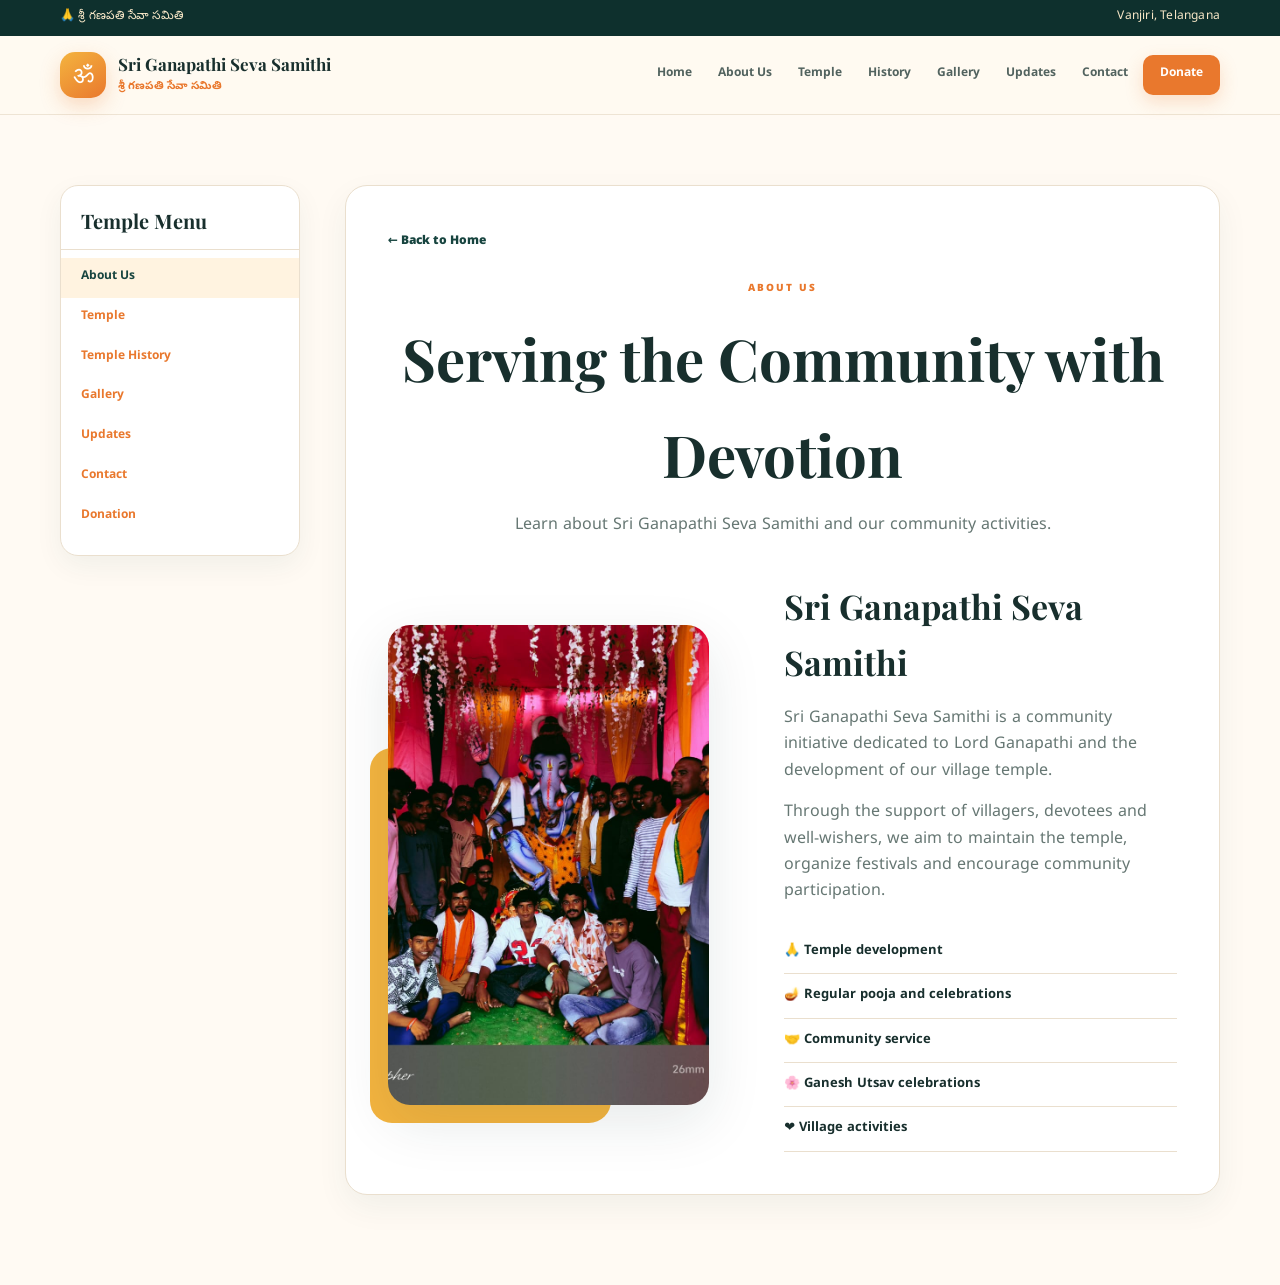
<file: about.html>
<!DOCTYPE html><html lang="en"><head><meta charset="UTF-8"><meta name="viewport" content="width=device-width, initial-scale=1.0"><title>About Us | Sri Ganapathi Seva Samithi</title><link rel="stylesheet" href="style.css?v=pages2"></head><body><div class="topbar"><div class="container"><span>🙏 శ్రీ గణపతి సేవా సమితి</span><span>Vanjiri, Telangana</span></div></div><header class="header"><div class="container nav-container"><a href="index.html" class="logo"><span class="logo-icon">ॐ</span><div><strong>Sri Ganapathi Seva Samithi</strong><small>శ్రీ గణపతి సేవా సమితి</small></div></a><nav id="mainNav"><a href="index.html">Home</a><a href="about.html">About Us</a><a href="temple.html">Temple</a><a href="history.html">History</a><a href="gallery.html">Gallery</a><a href="updates.html">Updates</a><a href="contact.html">Contact</a><a href="index.html#donate" class="nav-donate">Donate</a></nav></div></header><main class="inner-page"><div class="container page-shell"><aside class="page-sidebar"><h3>Temple Menu</h3><a class="active" href="about.html">About Us</a><a href="temple.html">Temple</a><a href="history.html">Temple History</a><a href="gallery.html">Gallery</a><a href="updates.html">Updates</a><a href="contact.html">Contact</a><a href="index.html#donate">Donation</a></aside><section class="page-content"><a class="back-home" href="index.html">← Back to Home</a><div class="page-title"><span>ABOUT US</span><h1>Serving the Community with Devotion</h1><p>Learn about Sri Ganapathi Seva Samithi and our community activities.</p></div><div class="about-grid"><div class="about-image"><img src="community.jpg" alt="Village Community" onerror="this.onerror=null;this.src='ganesh.jpeg';"></div><div class="about-content"><h3>Sri Ganapathi Seva Samithi</h3><p>Sri Ganapathi Seva Samithi is a community initiative dedicated to Lord Ganapathi and the development of our village temple.</p><p>Through the support of villagers, devotees and well-wishers, we aim to maintain the temple, organize festivals and encourage community participation.</p><ul class="check-list"><li>🙏 Temple development</li><li>🪔 Regular pooja and celebrations</li><li>🤝 Community service</li><li>🌸 Ganesh Utsav celebrations</li><li>❤️ Village activities</li></ul></div></div></section></div></main></body></html>
</file>
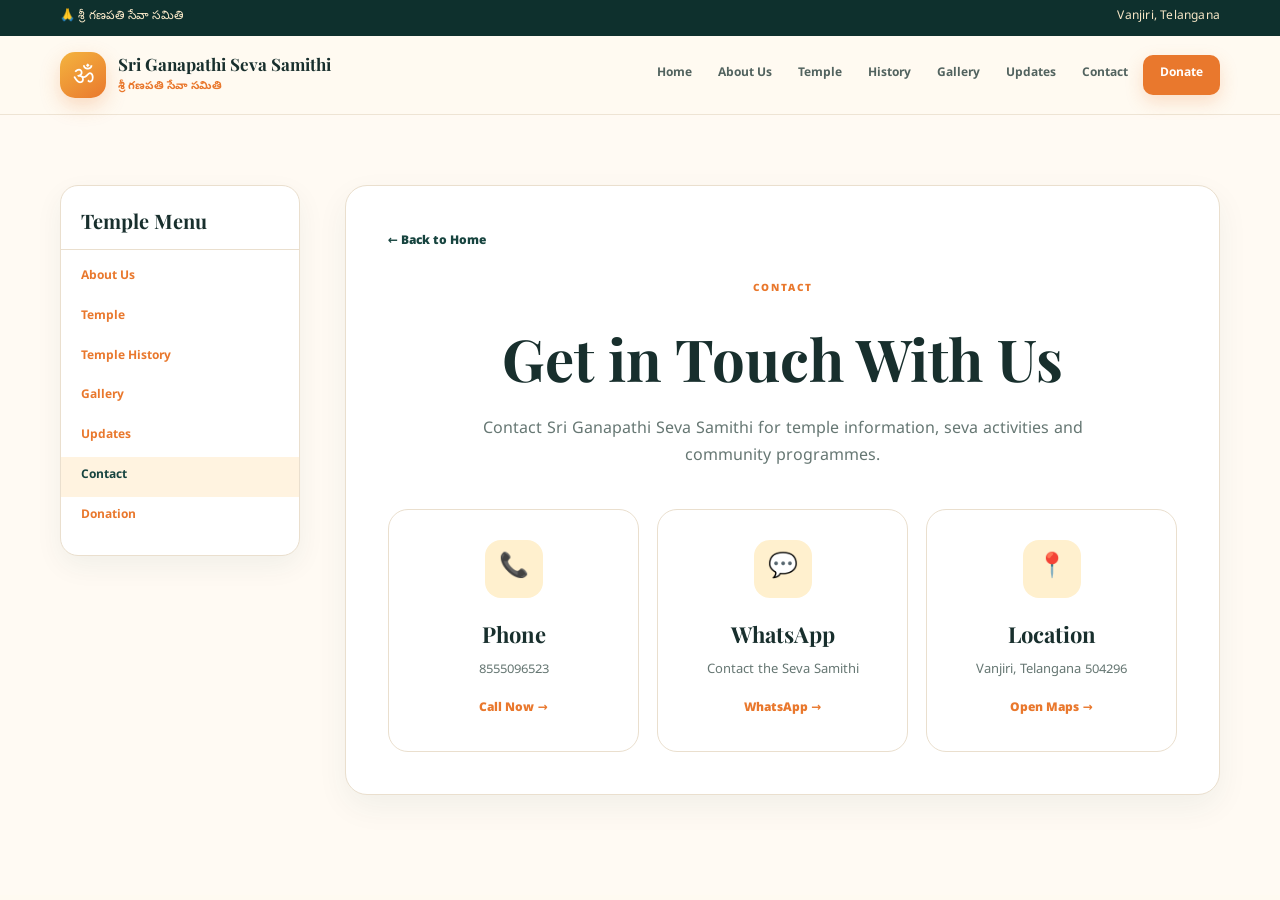
<file: contact.html>
<!DOCTYPE html><html lang="en"><head><meta charset="UTF-8"><meta name="viewport" content="width=device-width, initial-scale=1.0"><title>Contact | Sri Ganapathi Seva Samithi</title><link rel="stylesheet" href="style.css?v=pages2"></head><body><div class="topbar"><div class="container"><span>🙏 శ్రీ గణపతి సేవా సమితి</span><span>Vanjiri, Telangana</span></div></div><header class="header"><div class="container nav-container"><a href="index.html" class="logo"><span class="logo-icon">ॐ</span><div><strong>Sri Ganapathi Seva Samithi</strong><small>శ్రీ గణపతి సేవా సమితి</small></div></a><nav id="mainNav"><a href="index.html">Home</a><a href="about.html">About Us</a><a href="temple.html">Temple</a><a href="history.html">History</a><a href="gallery.html">Gallery</a><a href="updates.html">Updates</a><a class="active" href="contact.html">Contact</a><a href="index.html#donate" class="nav-donate">Donate</a></nav></div></header><main class="inner-page"><div class="container page-shell"><aside class="page-sidebar"><h3>Temple Menu</h3><a href="about.html">About Us</a><a href="temple.html">Temple</a><a href="history.html">Temple History</a><a href="gallery.html">Gallery</a><a href="updates.html">Updates</a><a class="active" href="contact.html">Contact</a><a href="index.html#donate">Donation</a></aside><section class="page-content"><a class="back-home" href="index.html">← Back to Home</a><div class="page-title"><span>CONTACT</span><h1>Get in Touch With Us</h1><p>Contact Sri Ganapathi Seva Samithi for temple information, seva activities and community programmes.</p></div><div class="contact-grid"><div class="contact-card"><div class="contact-icon">📞</div><h3>Phone</h3><p>8555096523</p><a href="tel:+918555096523">Call Now →</a></div><div class="contact-card"><div class="contact-icon">💬</div><h3>WhatsApp</h3><p>Contact the Seva Samithi</p><a href="https://wa.me/918555096523" target="_blank">WhatsApp →</a></div><div class="contact-card"><div class="contact-icon">📍</div><h3>Location</h3><p>Vanjiri, Telangana 504296</p><a href="https://www.google.com/maps/search/?api=1&query=8CCV%2BMH8%2C+Vanjiri%2C+Telangana+504296" target="_blank">Open Maps →</a></div></div></section></div></main></body></html>
</file>
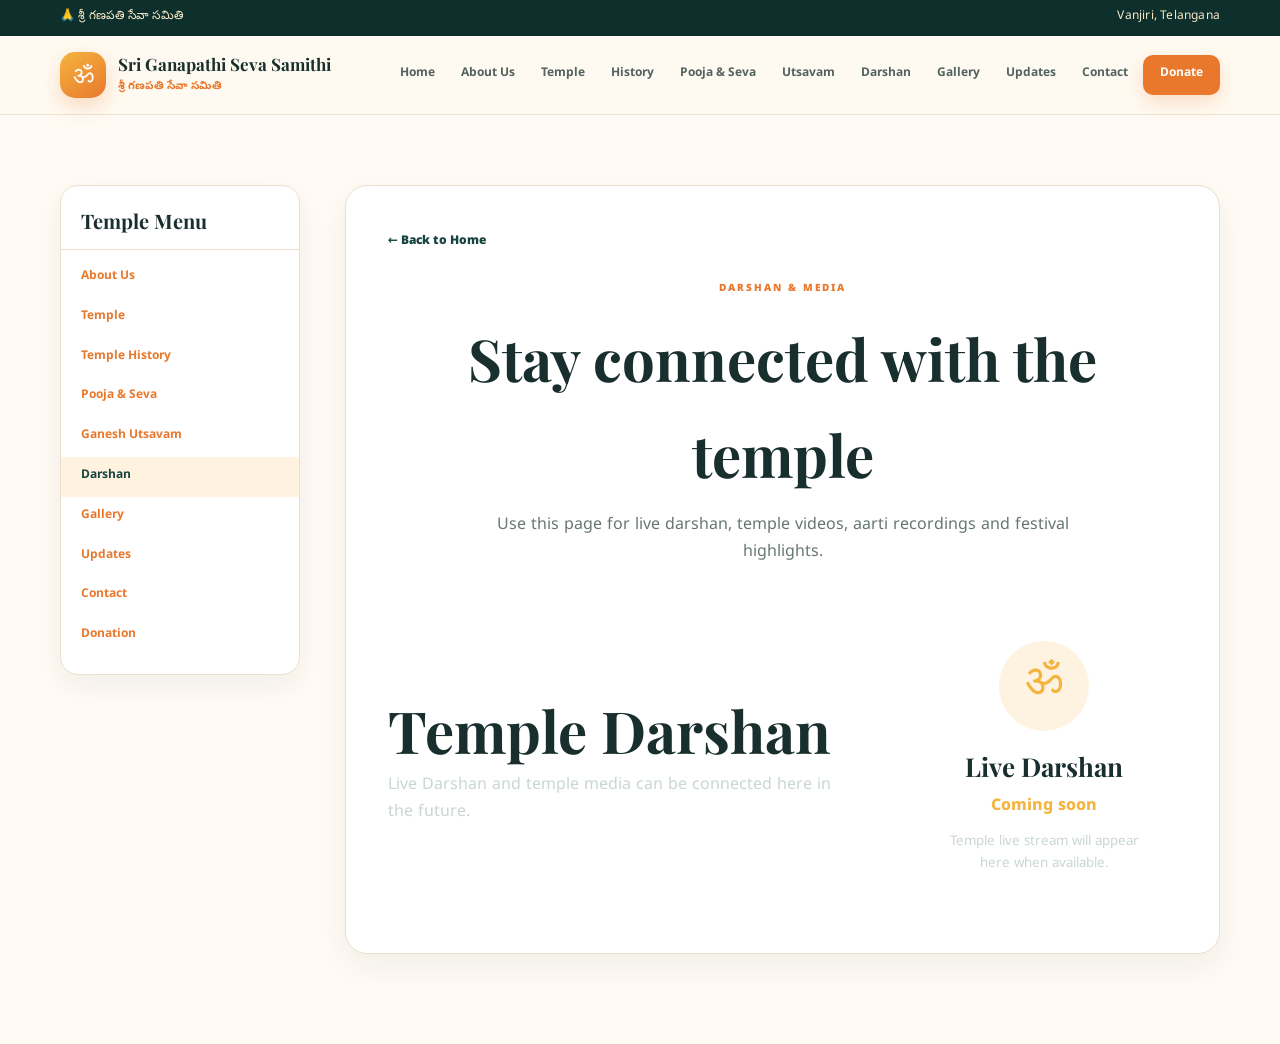
<file: darshan.html>
<!DOCTYPE html><html lang="en"><head><meta charset="UTF-8"><meta name="viewport" content="width=device-width, initial-scale=1.0"><title>Darshan | Sri Ganapathi Seva Samithi</title><link rel="stylesheet" href="style.css?v=pages3"></head><body><div class="topbar"><div class="container"><span>🙏 శ్రీ గణపతి సేవా సమితి</span><span>Vanjiri, Telangana</span></div></div><header class="header"><div class="container nav-container"><a href="index.html" class="logo"><span class="logo-icon">ॐ</span><div><strong>Sri Ganapathi Seva Samithi</strong><small>శ్రీ గణపతి సేవా సమితి</small></div></a><button class="menu-toggle" onclick="toggleMenu()">☰</button><nav id="mainNav"><a href="index.html">Home</a><a href="about.html">About Us</a><a href="temple.html">Temple</a><a href="history.html">History</a><a href="pooja.html" class="">Pooja & Seva</a><a href="utsavam.html" class="">Utsavam</a><a href="darshan.html" class="active">Darshan</a><a href="gallery.html">Gallery</a><a href="updates.html">Updates</a><a href="contact.html">Contact</a><a href="index.html#donate" class="nav-donate">Donate</a></nav></div></header><main class="inner-page"><div class="container page-shell"><aside class="page-sidebar"><h3>Temple Menu</h3><a href="about.html">About Us</a><a href="temple.html">Temple</a><a href="history.html">Temple History</a><a href="pooja.html" class="">Pooja & Seva</a><a href="utsavam.html" class="">Ganesh Utsavam</a><a href="darshan.html" class="active">Darshan</a><a href="gallery.html">Gallery</a><a href="updates.html">Updates</a><a href="contact.html">Contact</a><a href="index.html#donate">Donation</a></aside><section class="page-content"><a class="back-home" href="index.html">← Back to Home</a><div class="page-title"><span>DARSHAN & MEDIA</span><h1>Stay connected with the temple</h1><p>Use this page for live darshan, temple videos, aarti recordings and festival highlights.</p></div><div class="darshan-grid"><div><h2>Temple Darshan</h2><p>Live Darshan and temple media can be connected here in the future.</p></div><div class="darshan-panel"><div class="darshan-symbol">ॐ</div><strong>Live Darshan</strong><span>Coming soon</span><small>Temple live stream will appear here when available.</small></div></div></section></div></main></body></html>
</file>
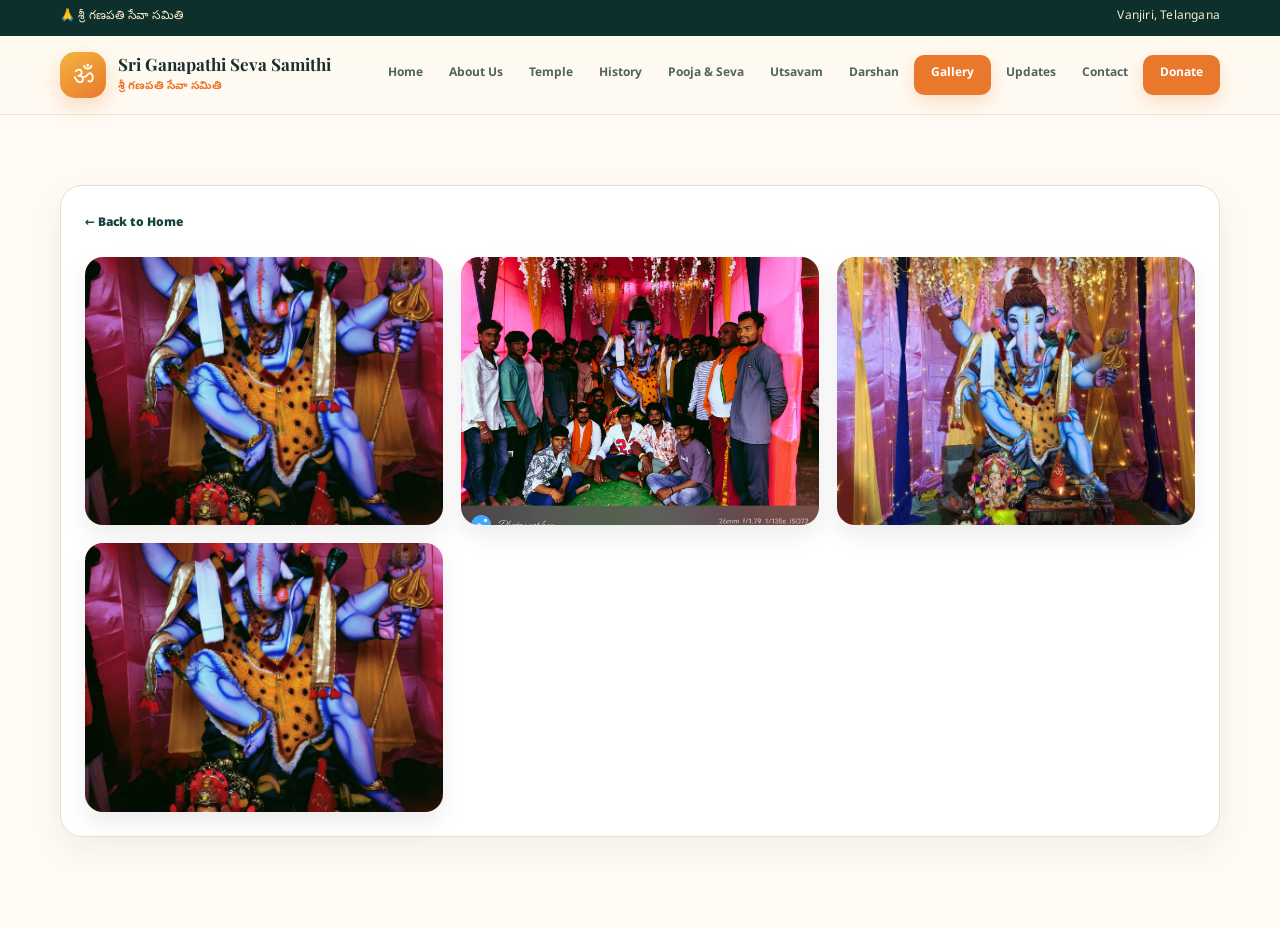
<file: gallery.html>
<!DOCTYPE html>
<html lang="en">
<head>
  <meta charset="UTF-8">
  <meta name="viewport" content="width=device-width, initial-scale=1.0">
  <meta name="description" content="Sri Ganapathi Seva Samithi Vanjiri - Temple Gallery">
  <title>Gallery | Sri Ganapathi Seva Samithi</title>
  <link rel="stylesheet" href="style.css?v=gallery1">
</head>
<body class="gallery-photo-page">

<div class="topbar">
  <div class="container">
    <span>🙏 శ్రీ గణపతి సేవా సమితి</span>
    <span>Vanjiri, Telangana</span>
  </div>
</div>

<header class="header">
  <div class="container nav-container">
    <a href="index.html#home" class="logo">
      <span class="logo-icon">ॐ</span>
      <div>
        <strong>Sri Ganapathi Seva Samithi</strong>
        <small>శ్రీ గణపతి సేవా సమితి</small>
      </div>
    </a>
    <button class="menu-toggle" onclick="toggleMenu()">☰</button>
    <nav id="mainNav">
      <a href="index.html#home">Home</a>
      <a href="index.html#about">About Us</a>
      <a href="index.html#temple">Temple</a>
      <a href="index.html#history">History</a>
      <a href="index.html#pooja">Pooja & Seva</a>
      <a href="index.html#utsavam">Utsavam</a>
      <a href="index.html#darshan">Darshan</a>
      <a href="gallery.html" class="nav-donate">Gallery</a>
      <a href="index.html#updates">Updates</a>
      <a href="index.html#contact">Contact</a>
      <a href="index.html#donate" class="nav-donate">Donate</a>
      <a href="index.html#admin" class="nav-admin">Admin</a>
    </nav>
  </div>
</header>

<main class="inner-page">
  <div class="container page-shell">

    <section class="page-content">
      <a class="back-home" href="index.html#home">← Back to Home</a>

      <div class="gallery-photo-grid">
        <figure class="gallery-photo">
          <img src="ganapathi-idol.jpg" alt="Sri Ganapathi Idol" onerror="this.onerror=null;this.src='ganesh.jpeg';">
        </figure>
        <figure class="gallery-photo">
          <img src="community.jpg" alt="Village Community" onerror="this.onerror=null;this.src='ganesh.jpeg';">
        </figure>
        <figure class="gallery-photo">
          <img src="ganesh.jpeg" alt="Lord Ganesh">
        </figure>
        <figure class="gallery-photo">
          <img src="ganapathi-idol.jpg" alt="Ganapathi Celebration" onerror="this.onerror=null;this.src='ganesh.jpeg';">
        </figure>
      </div>
    </section>

  </div>
</main>

<script src="script.js"></script>
</body>
</html>
</file>
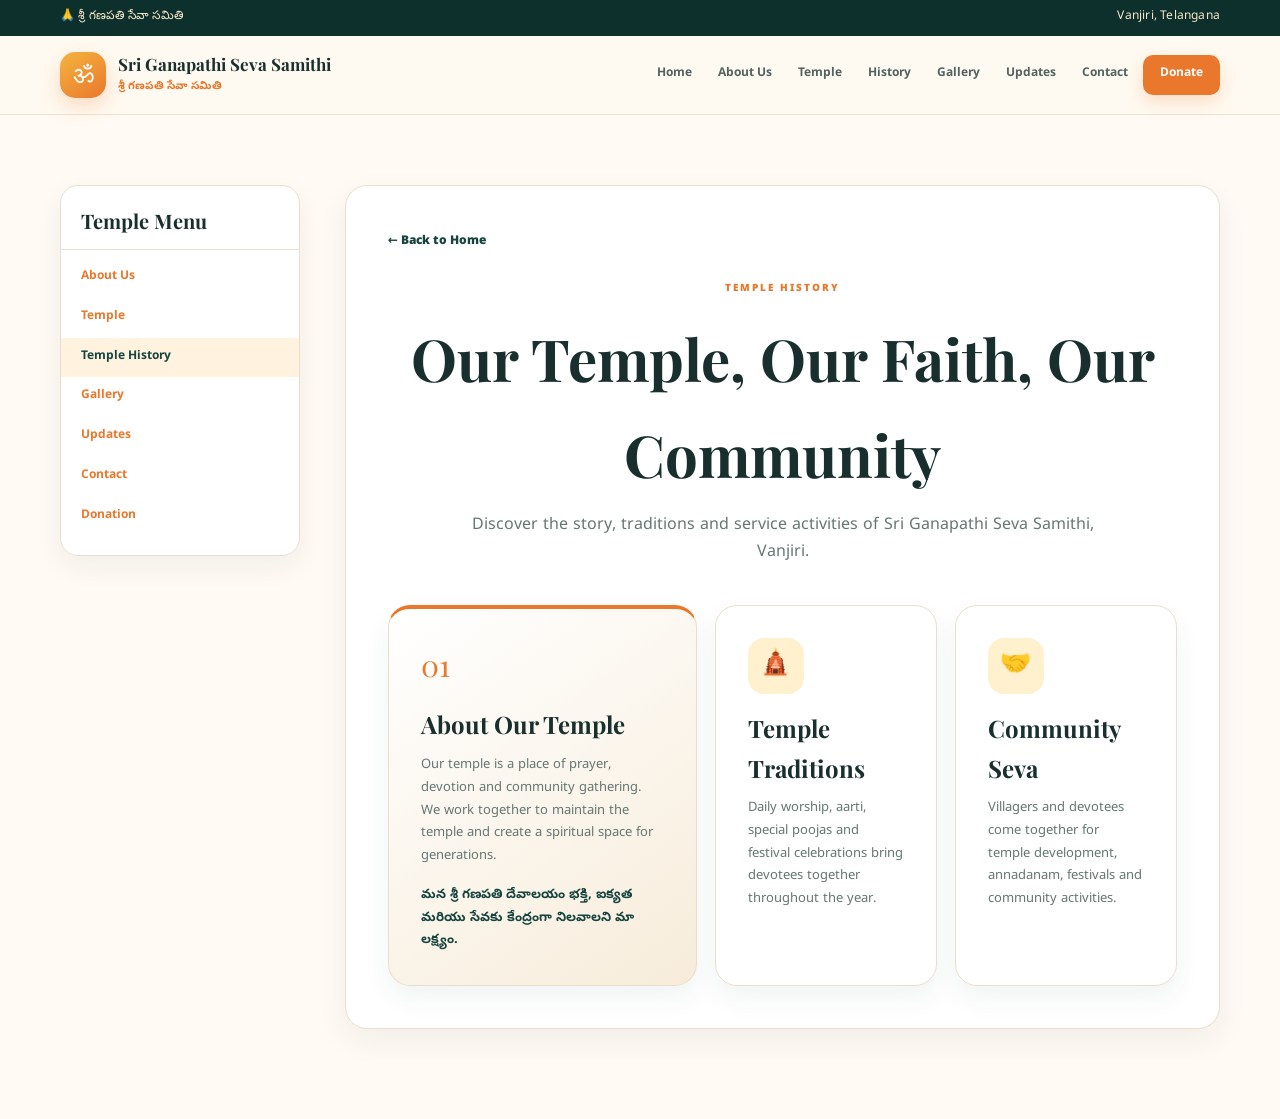
<file: history.html>
<!DOCTYPE html><html lang="en"><head><meta charset="UTF-8"><meta name="viewport" content="width=device-width, initial-scale=1.0"><title>Temple History | Sri Ganapathi Seva Samithi</title><link rel="stylesheet" href="style.css?v=pages2"></head><body><div class="topbar"><div class="container"><span>🙏 శ్రీ గణపతి సేవా సమితి</span><span>Vanjiri, Telangana</span></div></div><header class="header"><div class="container nav-container"><a href="index.html" class="logo"><span class="logo-icon">ॐ</span><div><strong>Sri Ganapathi Seva Samithi</strong><small>శ్రీ గణపతి సేవా సమితి</small></div></a><nav id="mainNav"><a href="index.html">Home</a><a href="about.html">About Us</a><a href="temple.html">Temple</a><a class="active" href="history.html">History</a><a href="gallery.html">Gallery</a><a href="updates.html">Updates</a><a href="contact.html">Contact</a><a href="index.html#donate" class="nav-donate">Donate</a></nav></div></header><main class="inner-page"><div class="container page-shell"><aside class="page-sidebar"><h3>Temple Menu</h3><a href="about.html">About Us</a><a href="temple.html">Temple</a><a class="active" href="history.html">Temple History</a><a href="gallery.html">Gallery</a><a href="updates.html">Updates</a><a href="contact.html">Contact</a><a href="index.html#donate">Donation</a></aside><section class="page-content"><a class="back-home" href="index.html">← Back to Home</a><div class="page-title"><span>TEMPLE HISTORY</span><h1>Our Temple, Our Faith, Our Community</h1><p>Discover the story, traditions and service activities of Sri Ganapathi Seva Samithi, Vanjiri.</p></div><div class="heritage-grid"><article class="heritage-card heritage-feature"><div class="heritage-number">01</div><h3>About Our Temple</h3><p>Our temple is a place of prayer, devotion and community gathering. We work together to maintain the temple and create a spiritual space for generations.</p><p class="telugu-copy">మన శ్రీ గణపతి దేవాలయం భక్తి, ఐక్యత మరియు సేవకు కేంద్రంగా నిలవాలని మా లక్ష్యం.</p></article><article class="heritage-card"><div class="heritage-icon">🛕</div><h3>Temple Traditions</h3><p>Daily worship, aarti, special poojas and festival celebrations bring devotees together throughout the year.</p></article><article class="heritage-card"><div class="heritage-icon">🤝</div><h3>Community Seva</h3><p>Villagers and devotees come together for temple development, annadanam, festivals and community activities.</p></article></div></section></div></main></body></html>
</file>
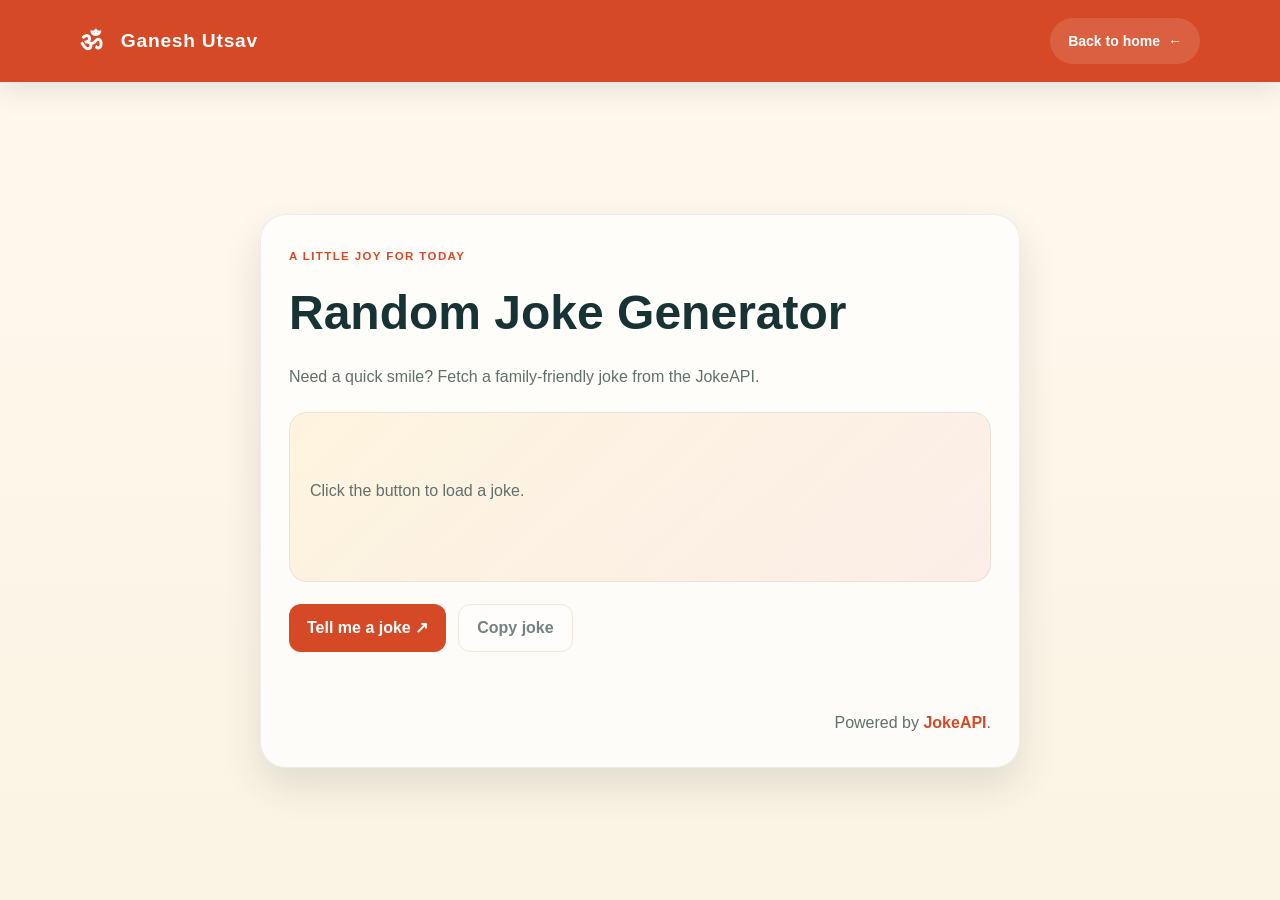
<file: jokes.html>
<!doctype html>
<html lang="en">
<head>
  <meta charset="UTF-8">
  <meta name="viewport" content="width=device-width, initial-scale=1">
  <meta name="description" content="Generate a random joke from an external API.">
  <title>Random Joke Generator | Ganesh Utsav</title>
  <link rel="stylesheet" href="styles.css">
  <link rel="stylesheet" href="jokes.css">
</head>
<body>
  <header class="site-header">
    <nav class="nav container" aria-label="Main navigation">
      <a class="logo" href="index.html"><span>ॐ</span> Ganesh Utsav</a>
      <a class="nav-button" href="index.html">Back to home <span>←</span></a>
    </nav>
  </header>

  <main class="joke-page">
    <section class="joke-card" aria-labelledby="joke-title">
      <p class="kicker orange">A little joy for today</p>
      <h1 id="joke-title">Random Joke Generator</h1>
      <p class="joke-intro">Need a quick smile? Fetch a family-friendly joke from the JokeAPI.</p>
      <div class="joke-box" aria-live="polite" aria-atomic="true">
        <p id="joke-loading" class="joke-status">Click the button to load a joke.</p>
        <p id="joke-setup" class="joke-setup"></p>
        <p id="joke-delivery" class="joke-delivery"></p>
      </div>
      <div class="joke-actions">
        <button class="button button-coral" id="new-joke" type="button">Tell me a joke <span>↗</span></button>
        <button class="button button-light" id="copy-joke" type="button" disabled>Copy joke</button>
      </div>
      <p class="joke-error" id="joke-error" role="alert"></p>
      <p class="joke-source">Powered by <a href="https://jokeapi.dev/" target="_blank" rel="noopener noreferrer">JokeAPI</a>.</p>
    </section>
  </main>
  <script src="jokes.js"></script>
</body>
</html>
</file>
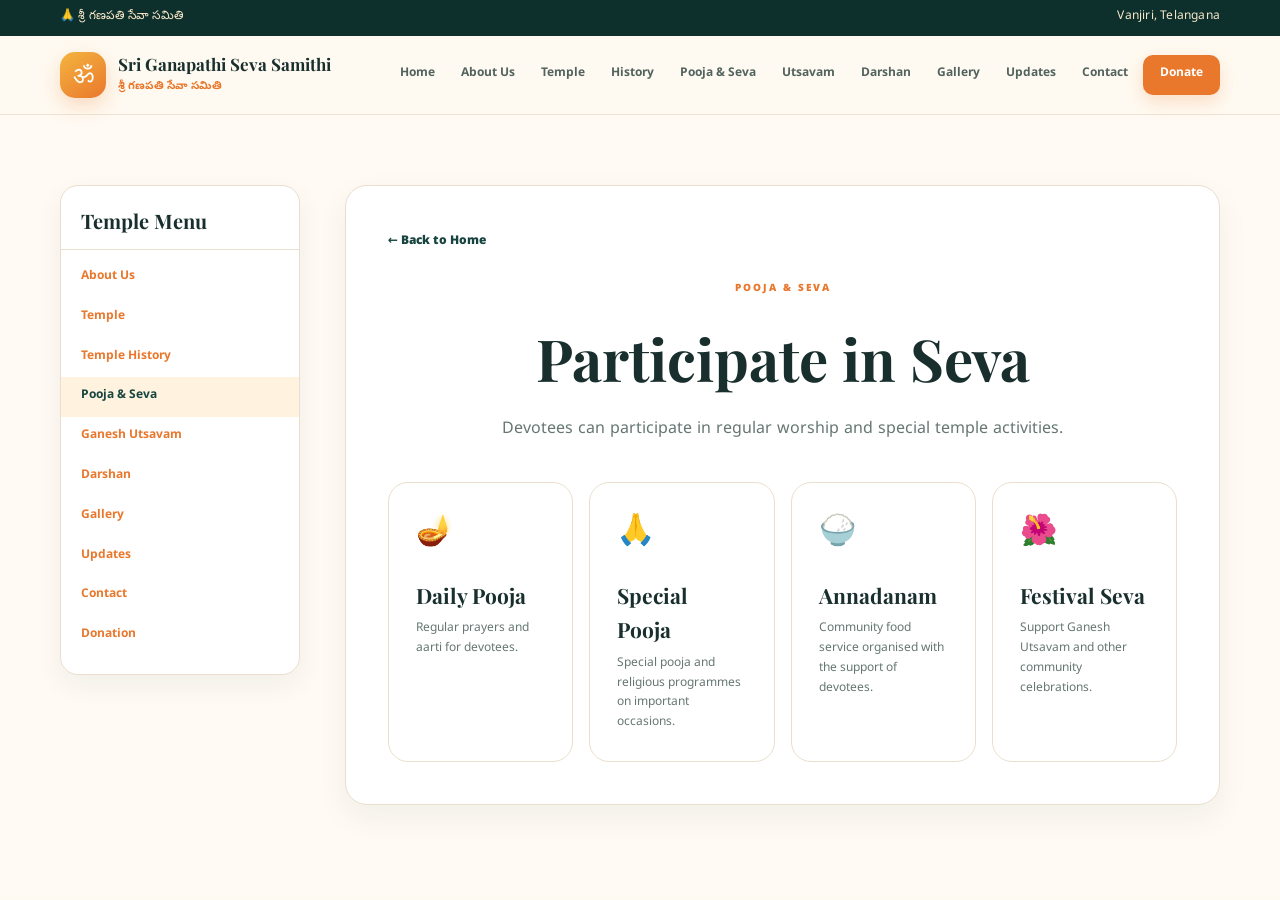
<file: pooja.html>
<!DOCTYPE html><html lang="en"><head><meta charset="UTF-8"><meta name="viewport" content="width=device-width, initial-scale=1.0"><title>Pooja & Seva | Sri Ganapathi Seva Samithi</title><link rel="stylesheet" href="style.css?v=pages3"></head><body><div class="topbar"><div class="container"><span>🙏 శ్రీ గణపతి సేవా సమితి</span><span>Vanjiri, Telangana</span></div></div><header class="header"><div class="container nav-container"><a href="index.html" class="logo"><span class="logo-icon">ॐ</span><div><strong>Sri Ganapathi Seva Samithi</strong><small>శ్రీ గణపతి సేవా సమితి</small></div></a><button class="menu-toggle" onclick="toggleMenu()">☰</button><nav id="mainNav"><a href="index.html">Home</a><a href="about.html">About Us</a><a href="temple.html">Temple</a><a href="history.html">History</a><a href="pooja.html" class="active">Pooja & Seva</a><a href="utsavam.html" class="">Utsavam</a><a href="darshan.html" class="">Darshan</a><a href="gallery.html">Gallery</a><a href="updates.html">Updates</a><a href="contact.html">Contact</a><a href="index.html#donate" class="nav-donate">Donate</a></nav></div></header><main class="inner-page"><div class="container page-shell"><aside class="page-sidebar"><h3>Temple Menu</h3><a href="about.html">About Us</a><a href="temple.html">Temple</a><a href="history.html">Temple History</a><a href="pooja.html" class="active">Pooja & Seva</a><a href="utsavam.html" class="">Ganesh Utsavam</a><a href="darshan.html" class="">Darshan</a><a href="gallery.html">Gallery</a><a href="updates.html">Updates</a><a href="contact.html">Contact</a><a href="index.html#donate">Donation</a></aside><section class="page-content"><a class="back-home" href="index.html">← Back to Home</a><div class="page-title"><span>POOJA & SEVA</span><h1>Participate in Seva</h1><p>Devotees can participate in regular worship and special temple activities.</p></div><div class="service-grid"><article class="service-card"><span>🪔</span><h3>Daily Pooja</h3><p>Regular prayers and aarti for devotees.</p></article><article class="service-card"><span>🙏</span><h3>Special Pooja</h3><p>Special pooja and religious programmes on important occasions.</p></article><article class="service-card"><span>🍚</span><h3>Annadanam</h3><p>Community food service organised with the support of devotees.</p></article><article class="service-card"><span>🌺</span><h3>Festival Seva</h3><p>Support Ganesh Utsavam and other community celebrations.</p></article></div></section></div></main></body></html>
</file>
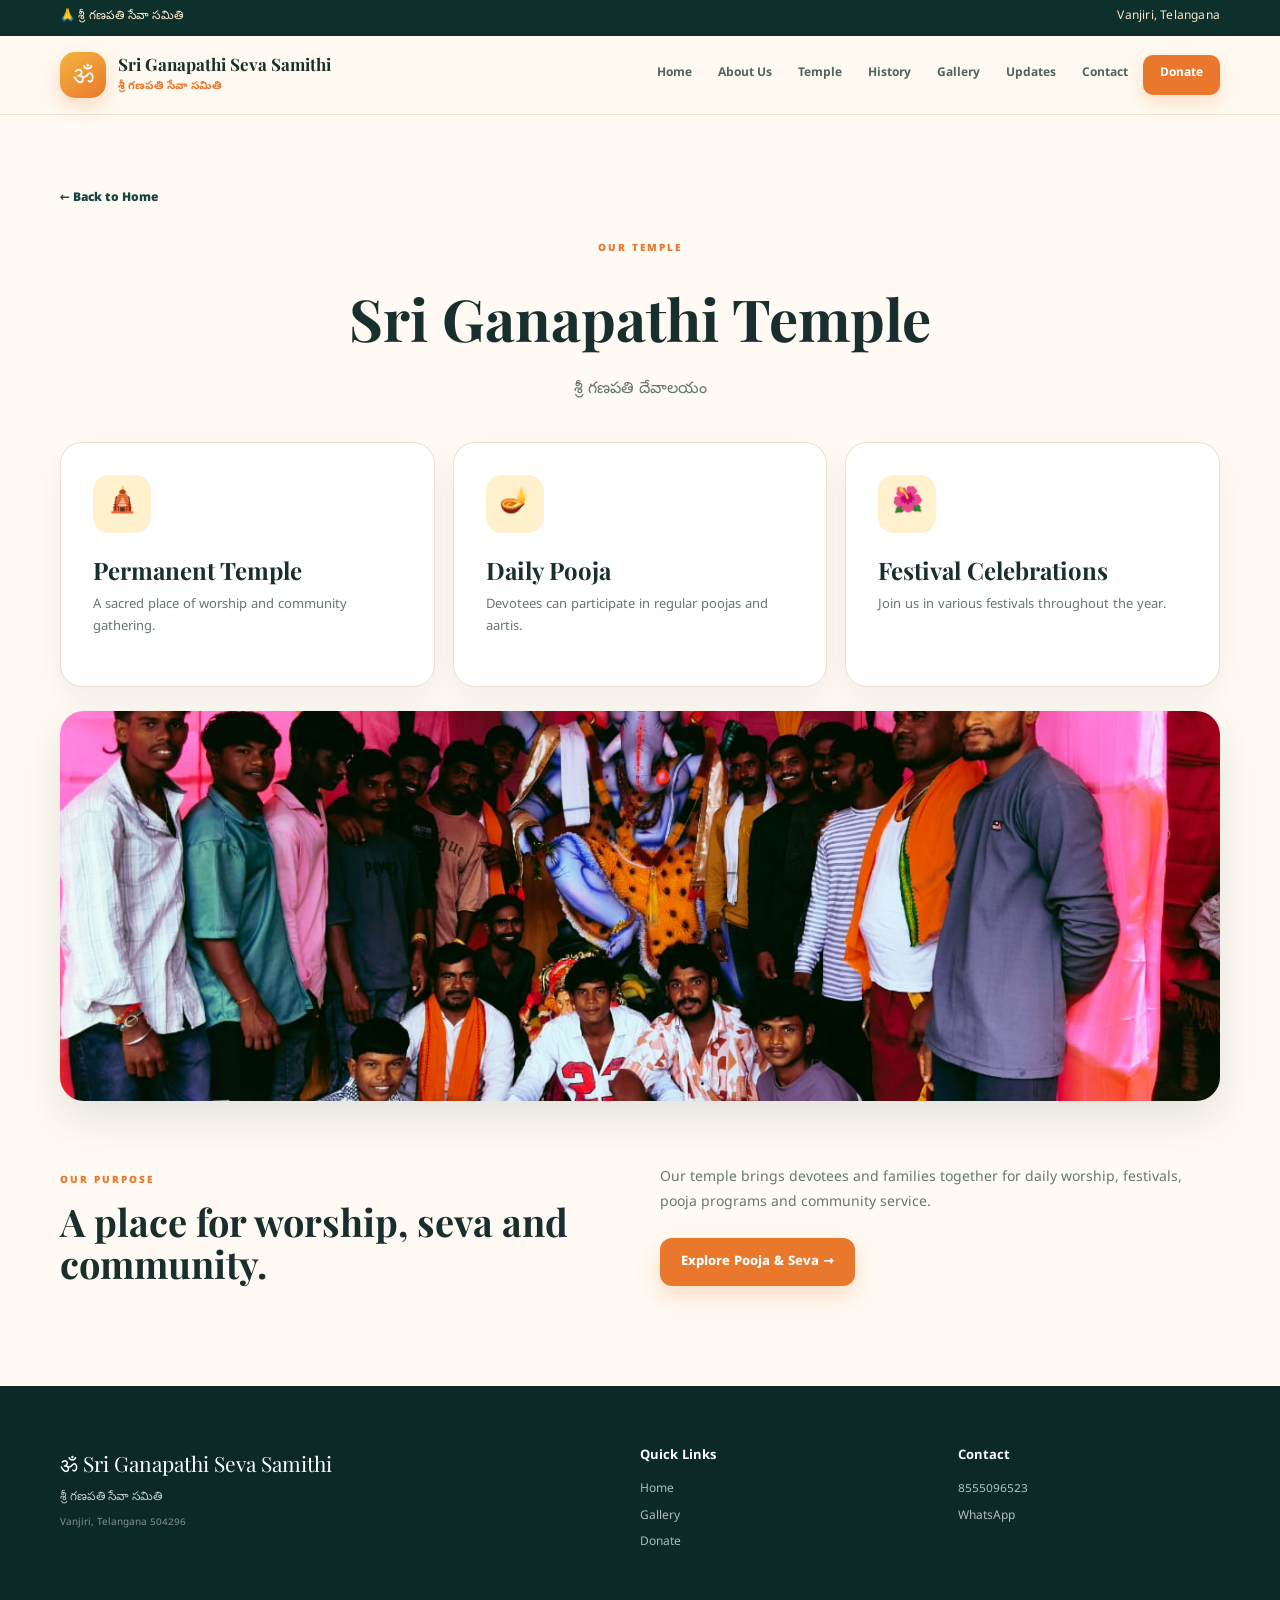
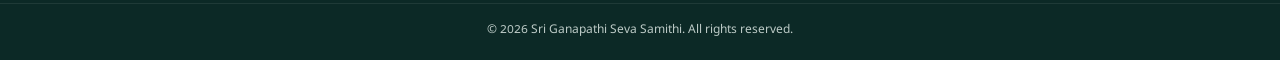
<file: temple.html>
<!DOCTYPE html>
<html lang="en">
<head>
<meta charset="UTF-8">
<meta name="viewport" content="width=device-width, initial-scale=1.0">
<title>Temple | Sri Ganapathi Seva Samithi</title>
<link rel="stylesheet" href="style.css?v=temple4">
</head>
<body class="temple-modern-page">
<div class="topbar"><div class="container"><span>🙏 శ్రీ గణపతి సేవా సమితి</span><span>Vanjiri, Telangana</span></div></div>

<header class="header">
  <div class="container nav-container">
    <a href="index.html" class="logo"><span class="logo-icon">ॐ</span><div><strong>Sri Ganapathi Seva Samithi</strong><small>శ్రీ గణపతి సేవా సమితి</small></div></a>
    <button class="menu-toggle" onclick="toggleMenu()">☰</button>
    <nav id="mainNav">
      <a href="index.html">Home</a><a href="about.html">About Us</a><a class="active" href="temple.html">Temple</a><a href="history.html">History</a><a href="gallery.html">Gallery</a><a href="updates.html">Updates</a><a href="contact.html">Contact</a><a href="donate.html" class="nav-donate">Donate</a>
    </nav>
  </div>
</header>

<main class="temple-modern">
  <div class="container">
    <a class="back-home temple-back" href="index.html">← Back to Home</a>
    <div class="page-title temple-title"><span>OUR TEMPLE</span><h1>Sri Ganapathi Temple</h1><p>శ్రీ గణపతి దేవాలయం</p></div>

    <div class="temple-info-grid">
      <div class="info-card"><div class="card-icon">🛕</div><h3>Permanent Temple</h3><p>A sacred place of worship and community gathering.</p></div>
      <div class="info-card"><div class="card-icon">🪔</div><h3>Daily Pooja</h3><p>Devotees can participate in regular poojas and aartis.</p></div>
      <div class="info-card"><div class="card-icon">🌺</div><h3>Festival Celebrations</h3><p>Join us in various festivals throughout the year.</p></div>
    </div>

    <div class="temple-feature-image">
      <img src="community.jpg" alt="Sri Ganapathi Seva Samithi temple and community" onerror="this.onerror=null;this.src='ganesh.jpeg';">
    </div>

    <div class="temple-detail-grid">
      <div><span>OUR PURPOSE</span><h2>A place for worship, seva and community.</h2></div>
      <div><p>Our temple brings devotees and families together for daily worship, festivals, pooja programs and community service.</p><a class="btn btn-primary" href="pooja.html">Explore Pooja & Seva →</a></div>
    </div>
  </div>
</main>

<footer class="footer"><div class="container footer-grid"><div><div class="footer-logo">ॐ Sri Ganapathi Seva Samithi</div><p>శ్రీ గణపతి సేవా సమితి</p><small>Vanjiri, Telangana 504296</small></div><div><h4>Quick Links</h4><a href="index.html">Home</a><a href="gallery.html">Gallery</a><a href="donate.html">Donate</a></div><div><h4>Contact</h4><a href="tel:+918555096523">8555096523</a><a href="https://wa.me/918555096523" target="_blank">WhatsApp</a></div></div><div class="footer-bottom"><p>© 2026 Sri Ganapathi Seva Samithi. All rights reserved.</p></div></footer>

<script>function toggleMenu(){document.getElementById("mainNav").classList.toggle("active");}</script>
</body>
</html>
</file>
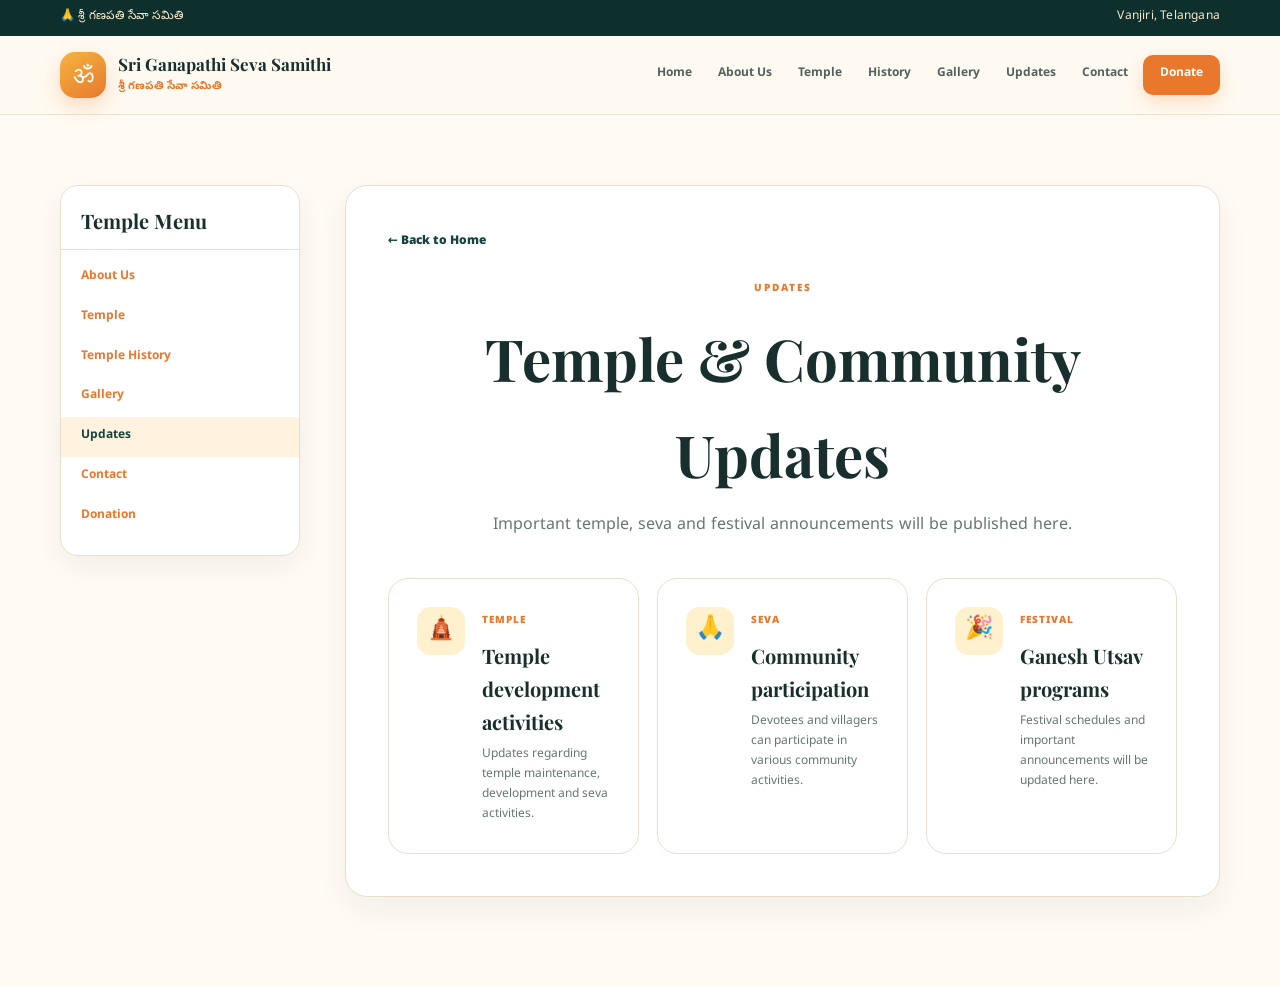
<file: updates.html>
<!DOCTYPE html><html lang="en"><head><meta charset="UTF-8"><meta name="viewport" content="width=device-width, initial-scale=1.0"><title>Updates | Sri Ganapathi Seva Samithi</title><link rel="stylesheet" href="style.css?v=pages2"></head><body><div class="topbar"><div class="container"><span>🙏 శ్రీ గణపతి సేవా సమితి</span><span>Vanjiri, Telangana</span></div></div><header class="header"><div class="container nav-container"><a href="index.html" class="logo"><span class="logo-icon">ॐ</span><div><strong>Sri Ganapathi Seva Samithi</strong><small>శ్రీ గణపతి సేవా సమితి</small></div></a><nav id="mainNav"><a href="index.html">Home</a><a href="about.html">About Us</a><a href="temple.html">Temple</a><a href="history.html">History</a><a href="gallery.html">Gallery</a><a class="active" href="updates.html">Updates</a><a href="contact.html">Contact</a><a href="index.html#donate" class="nav-donate">Donate</a></nav></div></header><main class="inner-page"><div class="container page-shell"><aside class="page-sidebar"><h3>Temple Menu</h3><a href="about.html">About Us</a><a href="temple.html">Temple</a><a href="history.html">Temple History</a><a href="gallery.html">Gallery</a><a class="active" href="updates.html">Updates</a><a href="contact.html">Contact</a><a href="index.html#donate">Donation</a></aside><section class="page-content"><a class="back-home" href="index.html">← Back to Home</a><div class="page-title"><span>UPDATES</span><h1>Temple & Community Updates</h1><p>Important temple, seva and festival announcements will be published here.</p></div><div class="updates-grid"><article class="update-card"><div class="update-icon">🛕</div><div><small>Temple</small><h3>Temple development activities</h3><p>Updates regarding temple maintenance, development and seva activities.</p></div></article><article class="update-card"><div class="update-icon">🙏</div><div><small>Seva</small><h3>Community participation</h3><p>Devotees and villagers can participate in various community activities.</p></div></article><article class="update-card"><div class="update-icon">🎉</div><div><small>Festival</small><h3>Ganesh Utsav programs</h3><p>Festival schedules and important announcements will be updated here.</p></div></article></div></section></div></main></body></html>
</file>
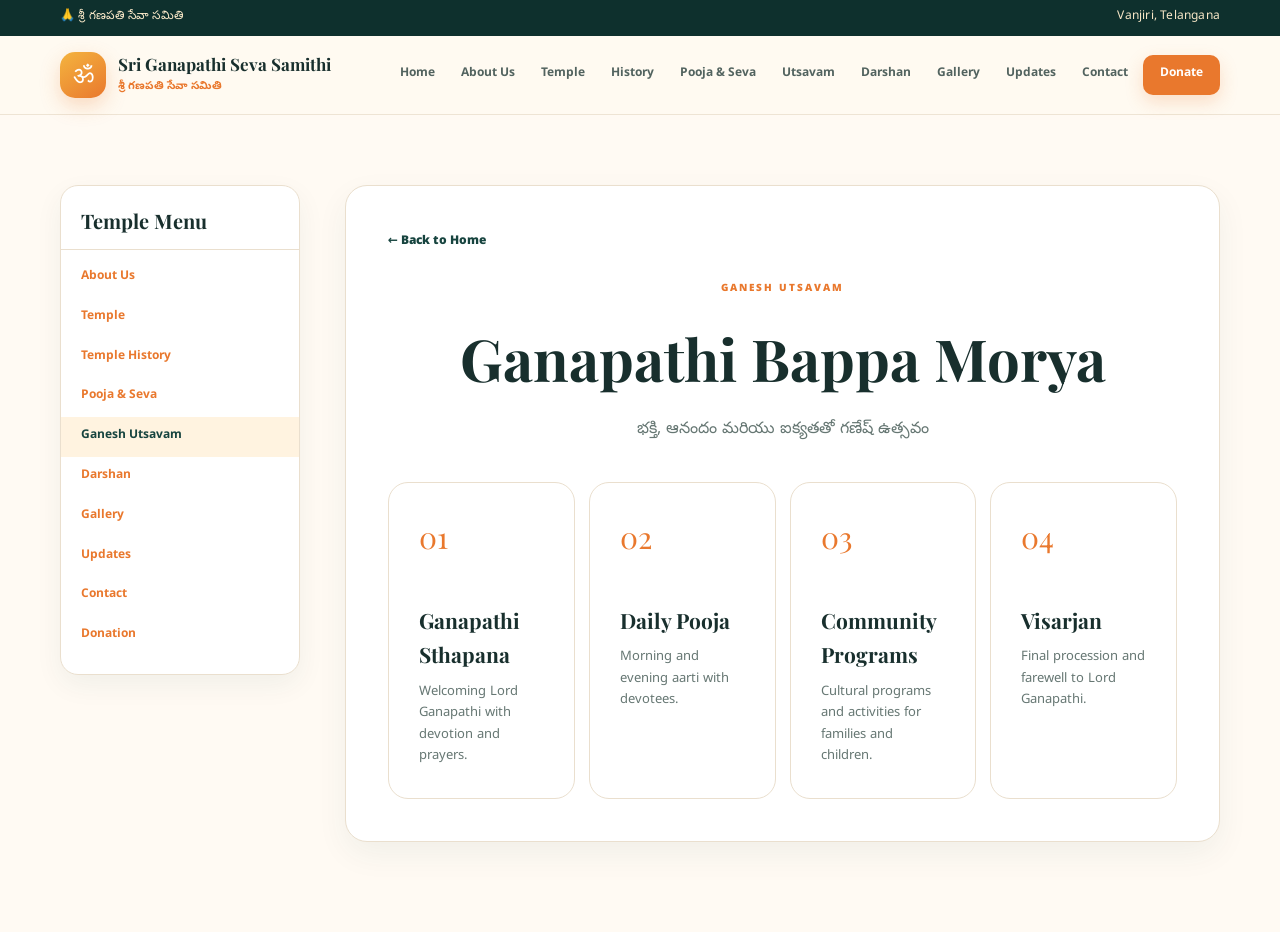
<file: utsavam.html>
<!DOCTYPE html><html lang="en"><head><meta charset="UTF-8"><meta name="viewport" content="width=device-width, initial-scale=1.0"><title>Ganesh Utsavam | Sri Ganapathi Seva Samithi</title><link rel="stylesheet" href="style.css?v=pages3"></head><body><div class="topbar"><div class="container"><span>🙏 శ్రీ గణపతి సేవా సమితి</span><span>Vanjiri, Telangana</span></div></div><header class="header"><div class="container nav-container"><a href="index.html" class="logo"><span class="logo-icon">ॐ</span><div><strong>Sri Ganapathi Seva Samithi</strong><small>శ్రీ గణపతి సేవా సమితి</small></div></a><button class="menu-toggle" onclick="toggleMenu()">☰</button><nav id="mainNav"><a href="index.html">Home</a><a href="about.html">About Us</a><a href="temple.html">Temple</a><a href="history.html">History</a><a href="pooja.html" class="">Pooja & Seva</a><a href="utsavam.html" class="active">Utsavam</a><a href="darshan.html" class="">Darshan</a><a href="gallery.html">Gallery</a><a href="updates.html">Updates</a><a href="contact.html">Contact</a><a href="index.html#donate" class="nav-donate">Donate</a></nav></div></header><main class="inner-page"><div class="container page-shell"><aside class="page-sidebar"><h3>Temple Menu</h3><a href="about.html">About Us</a><a href="temple.html">Temple</a><a href="history.html">Temple History</a><a href="pooja.html" class="">Pooja & Seva</a><a href="utsavam.html" class="active">Ganesh Utsavam</a><a href="darshan.html" class="">Darshan</a><a href="gallery.html">Gallery</a><a href="updates.html">Updates</a><a href="contact.html">Contact</a><a href="index.html#donate">Donation</a></aside><section class="page-content"><a class="back-home" href="index.html">← Back to Home</a><div class="page-title"><span>GANESH UTSAVAM</span><h1>Ganapathi Bappa Morya</h1><p>భక్తి, ఆనందం మరియు ఐక్యతతో గణేష్ ఉత్సవం</p></div><div class="festival-grid"><div class="festival-card"><span>01</span><h3>Ganapathi Sthapana</h3><p>Welcoming Lord Ganapathi with devotion and prayers.</p></div><div class="festival-card"><span>02</span><h3>Daily Pooja</h3><p>Morning and evening aarti with devotees.</p></div><div class="festival-card"><span>03</span><h3>Community Programs</h3><p>Cultural programs and activities for families and children.</p></div><div class="festival-card"><span>04</span><h3>Visarjan</h3><p>Final procession and farewell to Lord Ganapathi.</p></div></div></section></div></main></body></html>
</file>
<file: style.css>
@import url('https://fonts.googleapis.com/css2?family=Noto+Sans+Telugu:wght@400;500;600;700;800&family=Playfair+Display:wght@600;700;800&display=swap');

:root{
  --ink:#182f2d;
  --muted:#667773;
  --cream:#fffaf1;
  --paper:#ffffff;
  --saffron:#e9782d;
  --gold:#f4b43f;
  --gold-soft:#fff0ce;
  --green:#17443f;
  --green-2:#0e302d;
  --line:#eadfce;
  --shadow:0 18px 55px rgba(23,50,47,.10);
  --radius:22px;
}

*{box-sizing:border-box;margin:0;padding:0}
html{scroll-behavior:smooth}
body{
  font-family:"Noto Sans Telugu",system-ui,sans-serif;
  color:var(--ink);
  background:var(--cream);
  line-height:1.65;
  overflow-x:hidden;
}
img{display:block;width:100%}
a{text-decoration:none;color:inherit}
button,input,select{font:inherit}
.container{width:min(1160px,92%);margin:auto}

/* TOP BAR */
.topbar{
  background:var(--green-2);
  color:#f9e8c8;
  font-size:12px;
  letter-spacing:.2px;
}
.topbar .container{
  min-height:36px;display:flex;align-items:center;justify-content:space-between;gap:15px
}

/* HEADER */
.header{
  position:sticky;top:0;z-index:1000;
  background:rgba(255,250,241,.94);
  backdrop-filter:blur(16px);
  border-bottom:1px solid rgba(234,223,206,.8);
}
.nav-container{min-height:78px;display:flex;align-items:center;justify-content:space-between;gap:25px}
.logo{display:flex;align-items:center;gap:12px}
.logo-icon{
  width:46px;height:46px;border-radius:15px;display:grid;place-items:center;
  background:linear-gradient(145deg,var(--gold),var(--saffron));
  color:white;font-size:25px;font-family:Georgia,serif;
  box-shadow:0 8px 20px rgba(233,120,45,.25)
}
.logo strong{display:block;font-family:"Playfair Display",Georgia,serif;font-size:17px;line-height:1.2}
.logo small{display:block;color:var(--saffron);font-size:11px;font-weight:700;margin-top:3px}
nav{display:flex;align-items:center;gap:4px}
nav a{
  padding:10px 11px;border-radius:10px;color:#52635f;font-size:12px;font-weight:700;
  transition:.25s ease
}
nav a:hover{background:var(--gold-soft);color:var(--green)}
.nav-donate{
  background:var(--saffron)!important;color:#fff!important;padding:10px 17px!important;
  box-shadow:0 7px 18px rgba(233,120,45,.22)
}
.nav-admin{display:none!important}
.menu-toggle{
  display:none;border:0;background:var(--green);color:white;width:44px;height:44px;
  border-radius:12px;cursor:pointer;font-size:20px
}

/* HERO */
.hero{
  position:relative;
  background:
    radial-gradient(circle at 85% 15%,rgba(244,180,63,.22),transparent 30%),
    linear-gradient(135deg,#fffaf1 0%,#f8f0e3 100%);
}
.hero:before{
  content:"";position:absolute;inset:auto -10% -100px auto;width:420px;height:420px;
  background:rgba(244,180,63,.10);border-radius:50%;filter:blur(10px)
}
.hero-grid{
  min-height:680px;padding:85px 0 95px;
  display:grid;grid-template-columns:1.05fr .95fr;align-items:center;gap:75px
}
.hero-content{position:relative;z-index:1}
.badge{
  display:inline-flex;padding:8px 13px;border-radius:999px;
  background:var(--gold-soft);color:#9a5a12;font-size:10px;font-weight:800;letter-spacing:.8px
}
.hero h1{
  margin:22px 0 8px;font-family:"Playfair Display",Georgia,serif;
  font-size:clamp(48px,6vw,76px);line-height:.98;letter-spacing:-2px
}
.hero h1 span{color:var(--saffron)}
.hero-telugu{font-size:22px;font-weight:800;color:var(--green);margin:16px 0}
.hero-text{max-width:600px;color:var(--muted);font-size:16px;line-height:1.8}
.hero-buttons{display:flex;gap:12px;flex-wrap:wrap;margin-top:30px}
.btn{
  display:inline-flex;justify-content:center;align-items:center;gap:8px;
  min-height:48px;padding:12px 20px;border-radius:12px;border:1px solid transparent;
  font-weight:800;font-size:13px;cursor:pointer;transition:.25s ease
}
.btn:hover{transform:translateY(-2px)}
.btn-primary{background:var(--saffron);color:#fff;box-shadow:0 10px 25px rgba(233,120,45,.22)}
.btn-outline{border-color:#cbbca7;color:var(--green);background:rgba(255,255,255,.5)}
.btn-outline:hover{background:var(--green);color:#fff;border-color:var(--green)}

.hero-image{position:relative;max-width:520px;margin:auto}
.image-frame{
  padding:10px;background:linear-gradient(145deg,var(--gold),var(--saffron));
  border-radius:48% 48% 24px 24px;box-shadow:22px 25px 0 rgba(23,68,63,.12)
}
.image-frame img{
  height:520px;object-fit:cover;border-radius:44% 44% 16px 16px
}
.floating-card{
  position:absolute;left:-30px;bottom:28px;background:#fff;padding:16px 20px;
  border-radius:16px;box-shadow:var(--shadow);border-left:4px solid var(--saffron)
}
.floating-card strong{display:block;font-size:14px}
.floating-card span{color:var(--saffron);font-size:12px;font-weight:700}

/* FEATURE STRIP */
.features{background:var(--green);color:#fff}
.features-grid{display:grid;grid-template-columns:repeat(4,1fr)}
.feature{
  min-height:120px;padding:24px;display:flex;align-items:center;gap:14px;
  border-right:1px solid rgba(255,255,255,.10)
}
.feature:last-child{border-right:0}
.feature-icon{
  width:48px;height:48px;border-radius:14px;display:grid;place-items:center;
  background:rgba(244,180,63,.15);font-size:24px;flex:none
}
.feature h3{font-size:15px}
.feature p{font-size:11px;color:#c2d0cd;margin-top:3px}

/* GENERAL */
.section{padding:105px 0}
.section-heading{max-width:760px;margin:0 auto 52px;text-align:center}
.section-heading span,.donation-label{
  color:var(--saffron);font-size:10px;font-weight:900;letter-spacing:2px
}
.section-heading h2{
  margin:10px 0 14px;font-family:"Playfair Display",Georgia,serif;
  font-size:clamp(35px,4.5vw,54px);line-height:1.08;letter-spacing:-1px
}
.section-heading p{color:var(--muted);font-size:14px}

/* ABOUT */
.about-grid{display:grid;grid-template-columns:.9fr 1.1fr;gap:75px;align-items:center}
.about-image{position:relative}
.about-image:before{
  content:"";position:absolute;left:-18px;bottom:-18px;width:75%;height:78%;
  background:var(--gold);border-radius:22px
}
.about-image img{
  position:relative;z-index:1;height:480px;object-fit:cover;border-radius:22px;box-shadow:var(--shadow)
}
.about-content h3{font-family:"Playfair Display",Georgia,serif;font-size:34px;margin-bottom:16px}
.about-content p{color:var(--muted);margin-bottom:15px}
.check-list{list-style:none;margin-top:24px;display:grid;gap:0}
.check-list li{
  padding:11px 0;border-bottom:1px solid var(--line);font-weight:700;font-size:13px
}

/* TEMPLE */
.dark-section{
  background:linear-gradient(145deg,var(--green-2),var(--green));color:#fff
}
.section-heading.light h2{color:#fff}
.section-heading.light p{color:#c9d6d2}
.section-heading.light span{color:var(--gold)}
.cards-grid{display:grid;grid-template-columns:repeat(3,1fr);gap:20px}
.info-card{
  background:#fff;color:var(--ink);padding:32px;border-radius:20px;
  min-height:245px;border:1px solid rgba(255,255,255,.08);
  transition:.25s ease;box-shadow:0 12px 30px rgba(0,0,0,.10)
}
.info-card:hover{transform:translateY(-7px)}
.card-icon{
  width:56px;height:56px;border-radius:16px;background:var(--gold-soft);
  display:grid;place-items:center;font-size:25px;margin-bottom:22px
}
.info-card h3{font-family:"Playfair Display",Georgia,serif;font-size:23px;margin-bottom:10px}
.info-card p{color:var(--muted);font-size:13px}

/* UTSAVAM */
.festival-grid{
  display:grid;grid-template-columns:repeat(4,1fr);gap:14px
}
.festival-card{
  min-height:260px;padding:30px;border:1px solid var(--line);border-radius:20px;
  background:#fff;transition:.25s ease
}
.festival-card:hover{transform:translateY(-6px);box-shadow:var(--shadow);border-color:#e9c983}
.festival-card>span{font-family:"Playfair Display",Georgia,serif;color:var(--saffron);font-size:30px}
.festival-card h3{font-family:"Playfair Display",Georgia,serif;font-size:21px;margin:40px 0 10px}
.festival-card p{font-size:13px;color:var(--muted)}

/* GALLERY */
.gallery-section{background:#f3ecdf}
.gallery-grid{display:grid;grid-template-columns:repeat(4,1fr);gap:16px}
.gallery-item{
  height:300px;overflow:hidden;border-radius:18px;box-shadow:0 10px 28px rgba(0,0,0,.08)
}
.gallery-item:nth-child(2),.gallery-item:nth-child(4){margin-top:28px}
.gallery-item img{height:100%;object-fit:cover;transition:.5s}
.gallery-item:hover img{transform:scale(1.07)}

/* UPDATES */
.updates-grid{display:grid;grid-template-columns:repeat(3,1fr);gap:18px}
.update-card{
  background:#fff;border:1px solid var(--line);padding:28px;border-radius:20px;
  display:flex;gap:17px;transition:.25s
}
.update-card:hover{transform:translateY(-5px);box-shadow:var(--shadow)}
.update-icon{
  width:48px;height:48px;border-radius:14px;background:var(--gold-soft);
  display:grid;place-items:center;font-size:23px;flex:none
}
.update-card small{color:var(--saffron);font-weight:900;text-transform:uppercase;font-size:10px;letter-spacing:1px}
.update-card h3{font-family:"Playfair Display",Georgia,serif;font-size:20px;margin:6px 0 8px}
.update-card p{color:var(--muted);font-size:12px}

/* DONATION */
.donation-section{
  padding:105px 0;background:
  radial-gradient(circle at 10% 20%,rgba(255,255,255,.35),transparent 30%),
  linear-gradient(135deg,#f3b33e,#ef862f)
}
.donation-grid{display:grid;grid-template-columns:1fr .78fr;gap:70px;align-items:start}
.donation-content h2{
  font-family:"Playfair Display",Georgia,serif;font-size:clamp(42px,5vw,64px);
  line-height:1.02;margin:14px 0 20px;letter-spacing:-1.5px
}
.donation-content>p{color:#6c4b18;max-width:560px}
.upi-box{
  margin-top:28px;background:rgba(255,255,255,.78);padding:18px 20px;
  border:1px solid rgba(255,255,255,.7);border-radius:16px;
  display:flex;align-items:center;gap:12px;flex-wrap:wrap
}
.upi-box span{font-size:10px;color:#77664c;font-weight:800}
.upi-box strong{font-size:16px;flex:1;overflow-wrap:anywhere}
.upi-box button{
  border:0;background:var(--green);color:#fff;padding:10px 13px;border-radius:10px;cursor:pointer;font-weight:800;font-size:11px
}
.copy-message{margin-top:8px;font-size:12px;font-weight:800;color:var(--green)!important}
.donation-help{
  margin-top:22px;background:rgba(255,255,255,.35);padding:18px 20px;border-radius:16px;color:#604616
}
.donation-help strong{font-size:13px}
.donation-help ol{margin:8px 0 0 19px;font-size:12px}
.donation-card{
  background:var(--green-2);color:#fff;padding:32px;border-radius:24px;
  box-shadow:18px 18px 0 rgba(113,65,22,.20)
}
.donation-form-card{text-align:left}
.donation-icon{text-align:center;font-size:42px}
.donation-card h3{text-align:center;font-family:"Playfair Display",Georgia,serif;font-size:29px}
.donation-card>p{text-align:center;color:#c6d4d0;font-size:12px;margin:7px 0 20px}
.donation-form{display:grid;gap:9px;margin-top:18px}
.donation-form label{color:#e4eeeb;font-size:11px;font-weight:800}
.donation-form input,.donation-form select{
  width:100%;border:1px solid rgba(255,255,255,.16);border-radius:10px;
  padding:12px 13px;background:#fff;color:var(--ink);outline:none
}
.donation-form input:focus,.donation-form select:focus{box-shadow:0 0 0 3px rgba(244,180,63,.25)}
.donation-form .btn{width:100%;border:0}
.donation-submit{background:var(--gold);color:var(--green)}
.donation-submit:disabled{opacity:.65;cursor:wait}
.payment-note{font-size:10px!important;color:#aebfba!important;line-height:1.5}
.donation-message{min-height:20px;font-size:12px;font-weight:800}

/* UPI */
.upi-pay-box{
  margin:16px 0;padding:18px;background:rgba(255,255,255,.06);
  border:1px solid rgba(255,255,255,.12);border-radius:16px;text-align:center
}
.upi-qr{
  width:190px;height:190px;margin:0 auto 12px;background:#fff;padding:6px;
  display:flex;align-items:center;justify-content:center;border-radius:10px
}
.upi-qr img,.upi-qr canvas{max-width:100%;height:auto}
.qr-title{color:#fff!important;font-size:12px!important;margin:8px 0!important}
.qr-upi{color:var(--gold)!important;font-weight:900!important;font-size:12px!important;overflow-wrap:anywhere}
.upi-pay-box .btn{margin-top:3px}
.upi-pay-message{color:#aebfba!important;font-size:10px!important;line-height:1.5;margin:10px 0 0!important}

/* RECEIPT */
.receipt-area{width:min(900px,92%);margin:50px auto 0}
.receipt{
  background:#fff;color:var(--ink);padding:32px;border:1px solid var(--line);
  border-radius:20px;box-shadow:var(--shadow)
}
.receipt-head{display:flex;justify-content:space-between;gap:20px;border-bottom:1px solid var(--line);padding-bottom:18px}
.receipt-head span{color:var(--saffron);font-size:10px;font-weight:900;letter-spacing:1.5px}
.receipt-head h3{font-family:"Playfair Display",Georgia,serif;font-size:27px;margin:4px 0}
.receipt-head small{color:var(--muted)}
.receipt-grid{display:grid;grid-template-columns:1fr 1fr;gap:18px;padding:22px 0}
.receipt-grid div{border-bottom:1px solid var(--line);padding-bottom:9px}
.receipt-grid span{display:block;color:var(--muted);font-size:10px;margin-bottom:3px}
.receipt-grid strong{display:block;overflow-wrap:anywhere}
.receipt-note{color:var(--muted);font-size:11px;line-height:1.6;margin-bottom:18px}

/* HISTORY */
.donation-history{background:#fff;padding:70px 20px;color:var(--ink)}
.history-inner{max-width:1050px;margin:auto}
.history-heading{
  display:flex;justify-content:space-between;align-items:end;gap:20px;
  border-bottom:1px solid var(--line);padding-bottom:17px
}
.history-heading span{color:var(--saffron);font-size:10px;font-weight:900;letter-spacing:1.5px}
.history-heading h2{margin:5px 0 0;font-family:"Playfair Display",Georgia,serif;font-size:31px}
.history-total{font-weight:900;color:var(--green)}
.history-note{color:var(--muted);font-size:12px;margin-top:12px}
.history-list{margin-top:18px;display:grid;gap:9px}
.history-row{
  display:flex;justify-content:space-between;align-items:center;gap:20px;
  padding:15px 17px;border:1px solid var(--line);border-radius:13px;background:#fffaf3
}
.history-row strong,.history-row span{display:block}
.history-row span{color:var(--muted);font-size:11px;margin-top:3px}
.history-amount{text-align:right;font-weight:900;white-space:nowrap}
.history-amount small{display:block;color:#2e8b57;font-size:10px;margin-top:2px}
.history-empty{padding:20px;border:1px dashed #d7c7ad;color:var(--muted);text-align:center;border-radius:12px}

/* ADMIN */
.admin-section{background:#f5eee3;padding:60px 20px}
.admin-inner{max-width:1050px;margin:auto}
.admin-card{
  margin-top:18px;padding:24px;background:#fff;border:1px solid var(--line);
  border-radius:18px;box-shadow:0 10px 30px rgba(0,0,0,.05)
}
.admin-card h3{margin:0 0 5px;font-family:"Playfair Display",Georgia,serif;font-size:23px}
.admin-card p{font-size:12px;color:var(--muted)}
.admin-card input{
  width:100%;max-width:420px;padding:12px 14px;border:1px solid #d8cbb8;
  border-radius:10px;margin:12px 0;outline:none
}
.admin-message{margin-top:8px;font-weight:800;font-size:12px}
.admin-panel-head{display:flex;align-items:center;justify-content:space-between;gap:15px}
.admin-donation-row{
  display:flex;justify-content:space-between;gap:20px;align-items:center;
  padding:17px 0;border-top:1px solid var(--line)
}
.admin-donation-info strong,.admin-donation-info span{display:block}
.admin-donation-info span{font-size:12px;color:var(--muted);margin-top:3px}
.admin-actions{display:flex;gap:8px;flex-wrap:wrap;justify-content:flex-end}
.btn-success{background:#2e8b57;color:#fff;border:0}
.btn-danger{background:#b84444;color:#fff;border:0}

/* CONTACT */
.contact-grid{display:grid;grid-template-columns:repeat(3,1fr);gap:18px}
.contact-card{
  background:#fff;border:1px solid var(--line);padding:30px;border-radius:20px;
  text-align:center;transition:.25s
}
.contact-card:hover{transform:translateY(-5px);box-shadow:var(--shadow)}
.contact-icon{
  width:58px;height:58px;margin:0 auto 18px;background:var(--gold-soft);
  border-radius:16px;display:grid;place-items:center;font-size:24px
}
.contact-card h3{font-family:"Playfair Display",Georgia,serif;font-size:22px}
.contact-card p{color:var(--muted);font-size:13px;margin:7px 0 14px}
.contact-card a{color:var(--saffron);font-weight:900;font-size:12px}

/* CTA + FOOTER */
.final-cta{
  position:relative;overflow:hidden;background:linear-gradient(135deg,var(--saffron),#d85e20);
  color:#fff;text-align:center;padding:82px 0
}
.final-cta:before,.final-cta:after{
  content:"";position:absolute;border:1px solid rgba(255,255,255,.15);border-radius:50%
}
.final-cta:before{width:360px;height:360px;left:-150px;top:-190px}
.final-cta:after{width:420px;height:420px;right:-190px;bottom:-240px}
.cta-content{position:relative;z-index:1}
.cta-content>span{font-size:42px}
.cta-content h2{font-family:"Playfair Display",Georgia,serif;font-size:clamp(38px,5vw,58px);margin:10px 0}
.cta-content p{color:#ffe8da;margin-bottom:23px}
.final-cta .btn-primary{background:var(--green-2)}

.footer{background:#0c2926;color:#bdcbc7;padding-top:60px}
.footer-grid{display:grid;grid-template-columns:2fr 1fr 1fr;gap:55px;padding-bottom:42px}
.footer-logo{color:#fff;font-family:"Playfair Display",Georgia,serif;font-size:21px;margin-bottom:8px}
.footer h4{color:#fff;margin-bottom:13px;font-size:13px}
.footer p{font-size:12px}
.footer a{display:block;color:#aebfba;margin:7px 0;font-size:12px}
.footer a:hover{color:var(--gold)}
.footer small{color:#81938e;font-size:10px}
.footer-bottom{text-align:center;border-top:1px solid rgba(255,255,255,.08);padding:18px;font-size:10px}

/* FLOATING WHATSAPP */
.whatsapp-float{
  position:fixed;right:20px;bottom:20px;width:54px;height:54px;border-radius:50%;
  background:#25d366;color:#fff;display:grid;place-items:center;font-size:24px;z-index:1200;
  box-shadow:0 8px 25px rgba(0,0,0,.22);transition:.25s
}
.whatsapp-float svg{width:30px;height:30px;display:block;color:#fff}.whatsapp-float:hover{transform:scale(1.08)}

/* PRINT */
@media print{
  body *{visibility:hidden!important}
  #receiptArea,#receiptArea *{visibility:visible!important}
  #receiptArea{position:absolute;left:0;top:0;width:100%;margin:0}
  .receipt{box-shadow:none;border:1px solid #333}
  .receipt .btn{display:none!important}
}

/* TABLET */
@media(max-width:950px){
  .hero-grid,.about-grid,.donation-grid{grid-template-columns:1fr}
  .hero-content{text-align:center}.hero-text{margin:auto}.hero-buttons{justify-content:center}
  .hero-image{margin:auto;max-width:540px}
  .features-grid{grid-template-columns:repeat(2,1fr)}
  .cards-grid{grid-template-columns:1fr}
  .festival-grid{grid-template-columns:repeat(2,1fr)}
  .gallery-grid{grid-template-columns:repeat(2,1fr)}
  .updates-grid{grid-template-columns:1fr}
  .donation-grid{gap:45px}
}

/* MOBILE */
@media(max-width:760px){
  .container{width:91%}
  .topbar .container{min-height:34px;font-size:9px}
  .nav-container{min-height:70px}
  .logo strong{font-size:13px}.logo small{font-size:9px}
  .logo-icon{width:40px;height:40px;font-size:21px;border-radius:12px}
  .menu-toggle{display:grid;place-items:center}
  nav{
    display:none;position:absolute;top:70px;left:0;width:100%;padding:14px;
    background:var(--green-2);flex-direction:column;align-items:stretch;gap:3px;
    box-shadow:0 15px 30px rgba(0,0,0,.18)
  }
  nav.active{display:flex}
  nav a{color:#fff;padding:12px 14px;border-radius:9px}
  nav a:hover{background:rgba(255,255,255,.08)}
  .nav-donate{text-align:center;margin-top:5px}
  .hero-grid{min-height:auto;padding:65px 0 80px;gap:48px}
  .hero h1{font-size:48px;letter-spacing:-1.5px}
  .hero-telugu{font-size:18px}.hero-text{font-size:14px}
  .hero-buttons{display:grid;grid-template-columns:1fr}
  .image-frame img{height:410px}
  .floating-card{left:8px;bottom:18px;padding:13px 16px}
  .features-grid{grid-template-columns:1fr}
  .feature{min-height:88px;border-right:0;border-bottom:1px solid rgba(255,255,255,.09)}
  .section{padding:75px 0}
  .section-heading{margin-bottom:38px}.section-heading h2{font-size:35px}
  .about-grid{gap:48px}.about-image img{height:380px}
  .about-content h3{font-size:28px}
  .festival-grid,.gallery-grid,.contact-grid{grid-template-columns:1fr}
  .festival-card{min-height:220px}.gallery-item,.gallery-item:nth-child(2),.gallery-item:nth-child(4){margin-top:0;height:330px}
  .donation-section{padding:75px 0}.donation-content h2{font-size:42px}
  .donation-card{padding:25px 18px}.upi-box{display:grid}
  .history-heading{display:block}.history-total{margin-top:10px}
  .history-row{align-items:flex-start}
  .admin-donation-row{display:block}.admin-actions{justify-content:flex-start;margin-top:12px}
  .admin-panel-head{align-items:flex-start}
  .footer-grid{grid-template-columns:1fr;gap:32px}
}

/* SMALL MOBILE */
@media(max-width:420px){
  .hero h1{font-size:40px}.image-frame img{height:335px}
  .section-heading h2{font-size:31px}.donation-content h2{font-size:39px}
  .btn{width:100%}.hero-buttons{gap:9px}
  .receipt-head,.receipt-grid{display:grid;grid-template-columns:1fr}
  .receipt{padding:21px}
}


/* ================= TEMPLE PORTAL UPGRADE ================= */
.heritage-section{padding:105px 0;background:#fffaf1}
.heritage-grid{display:grid;grid-template-columns:1.25fr .9fr .9fr;gap:18px}
.heritage-card{background:#fff;border:1px solid var(--line);border-radius:22px;padding:32px;min-height:270px;box-shadow:0 12px 28px rgba(23,68,63,.06)}
.heritage-feature{background:linear-gradient(145deg,#fff,#f7ecda);border-top:4px solid var(--saffron)}
.heritage-number{font-family:"Playfair Display",Georgia,serif;color:var(--saffron);font-size:30px}
.heritage-card h3{font-family:"Playfair Display",Georgia,serif;font-size:24px;margin:15px 0 10px}
.heritage-card p{color:var(--muted);font-size:13px;line-height:1.75}
.heritage-icon{width:56px;height:56px;border-radius:16px;background:var(--gold-soft);display:grid;place-items:center;font-size:25px}
.telugu-copy{margin-top:16px!important;color:var(--green)!important;font-weight:700}
.service-section{background:#f6efe3}
.service-grid{display:grid;grid-template-columns:repeat(4,1fr);gap:16px}
.service-card{background:#fff;border:1px solid var(--line);border-radius:20px;padding:27px;min-height:220px;transition:.25s}
.service-card:hover{transform:translateY(-6px);box-shadow:var(--shadow)}
.service-card>span{font-size:30px}
.service-card h3{font-family:"Playfair Display",Georgia,serif;font-size:21px;margin:18px 0 8px}
.service-card p{font-size:12px;color:var(--muted);line-height:1.65;min-height:60px}
.service-card a{color:var(--saffron);font-size:11px;font-weight:900}
.darshan-section{padding:85px 0;background:linear-gradient(135deg,var(--green-2),var(--green));color:#fff}
.darshan-grid{display:grid;grid-template-columns:1.4fr .8fr;gap:60px;align-items:center}
.section-eyebrow{color:var(--gold);font-size:10px;font-weight:900;letter-spacing:2px}
.darshan-grid h2{font-family:"Playfair Display",Georgia,serif;font-size:clamp(38px,5vw,58px);line-height:1.05;margin:12px 0}
.darshan-grid p{color:#c9d6d2;max-width:650px;line-height:1.7}
.darshan-actions{display:flex;gap:12px;margin-top:25px;flex-wrap:wrap}
.darshan-panel{background:rgba(255,255,255,.08);border:1px solid rgba(255,255,255,.14);border-radius:24px;padding:35px;text-align:center}
.darshan-symbol{width:90px;height:90px;border-radius:50%;display:grid;place-items:center;margin:0 auto 15px;background:rgba(244,180,63,.16);color:var(--gold);font-size:45px}
.darshan-panel strong,.darshan-panel span,.darshan-panel small{display:block}
.darshan-panel strong{font-family:"Playfair Display",Georgia,serif;font-size:26px}
.darshan-panel span{color:var(--gold);font-weight:800;margin:5px 0 12px}
.darshan-panel small{color:#c9d6d2;line-height:1.6}
.schedule-section{background:#fff}
.schedule-grid{max-width:900px;margin:auto;border:1px solid var(--line);border-radius:20px;overflow:hidden;background:#fff}
.schedule-row{display:flex;justify-content:space-between;gap:20px;padding:20px 24px;border-bottom:1px solid var(--line)}
.schedule-row:last-child{border-bottom:0}
.schedule-row strong{font-size:13px}
.schedule-row span{font-size:12px;color:var(--muted);text-align:right}
@media(max-width:950px){.heritage-grid,.service-grid{grid-template-columns:1fr 1fr}.darshan-grid{grid-template-columns:1fr}}
@media(max-width:760px){.heritage-grid,.service-grid{grid-template-columns:1fr}.heritage-card{min-height:auto}.darshan-grid{gap:35px}.schedule-row{display:block}.schedule-row span{display:block;text-align:left;margin-top:5px}.darshan-actions{display:grid}.darshan-actions .btn{width:100%}}


/* ================= INNER PAGE / GALLERY ================= */
.inner-page{
  background:#fffaf3;
  min-height:calc(100vh - 120px);
  padding:70px 0 90px;
}
.page-shell{
  display:grid;
  grid-template-columns:240px 1fr;
  gap:45px;
  align-items:start;
}
.page-sidebar{
  position:sticky;
  top:25px;
  background:#fff;
  border:1px solid var(--line);
  border-radius:18px;
  padding:18px 0;
  box-shadow:0 10px 28px rgba(23,68,63,.06);
}
.page-sidebar h3{
  font-family:"Playfair Display",Georgia,serif;
  font-size:20px;
  padding:0 20px 12px;
  margin:0 0 8px;
  border-bottom:1px solid var(--line);
}
.page-sidebar a{
  display:block;
  padding:10px 20px;
  color:var(--saffron);
  font-size:12px;
  font-weight:700;
}
.page-sidebar a:hover,
.page-sidebar a.active{
  background:#fff3e0;
  color:var(--green);
}
.page-content{
  background:#fff;
  border:1px solid var(--line);
  border-radius:22px;
  padding:42px;
  box-shadow:0 12px 32px rgba(23,68,63,.06);
}
.page-title{
  text-align:center;
  margin-bottom:38px;
}
.page-title span{
  color:var(--saffron);
  font-size:10px;
  font-weight:900;
  letter-spacing:2px;
}
.page-title h1{
  font-family:"Playfair Display",Georgia,serif;
  font-size:clamp(40px,5vw,58px);
  margin:10px 0;
}
.page-title p{
  color:var(--muted);
  max-width:650px;
  margin:auto;
  line-height:1.7;
}
.gallery-page-grid{
  display:grid;
  grid-template-columns:repeat(2,1fr);
  gap:20px;
}
.gallery-page-item{
  overflow:hidden;
  border-radius:18px;
  background:#f4eadb;
  min-height:300px;
  border:1px solid var(--line);
}
.gallery-page-item img{
  width:100%;
  height:100%;
  min-height:300px;
  object-fit:cover;
  display:block;
  transition:transform .35s ease;
}
.gallery-page-item:hover img{transform:scale(1.04)}
.back-home{
  display:inline-flex;
  align-items:center;
  gap:8px;
  margin-bottom:22px;
  color:var(--green);
  font-weight:900;
  font-size:12px;
}
@media(max-width:800px){
  .inner-page{padding:45px 0 65px}
  .page-shell{grid-template-columns:1fr;gap:22px}
  .page-sidebar{position:static}
  .page-sidebar h3{font-size:18px}
  .page-content{padding:25px 18px}
  .gallery-page-grid{grid-template-columns:1fr}
  .gallery-page-item,.gallery-page-item img{min-height:260px}
}


/* ================= SEPARATE CONTENT PAGES =================
   These sections live on their own pages and are hidden from Home.
   They are opened only when the visitor clicks their menu item.
*/
body.home-page #about,
body.home-page #temple,
body.home-page #history,
body.home-page #pooja,
body.home-page #utsavam,
body.home-page #darshan,
body.home-page #updates,
body.home-page #contact{
  display:none !important;
}

/* Home must show only the main landing content. Other sections appear only after clicking their page/link. */
body.home-page .heritage-section,
body.home-page .service-section,
body.home-page .darshan-section,
body.home-page .schedule-section{
  display:none !important;
}

/* Clean photo-only gallery */
.gallery-photo-page .page-shell{
  display:block;
}
.gallery-photo-page .page-content{
  width:100%;
  padding:24px;
}
.gallery-photo-page .page-title{
  margin-bottom:24px;
}
.gallery-photo-page .page-title p{
  display:none;
}
.gallery-photo-page .page-sidebar{
  display:none;
}
.gallery-photo-grid{
  display:grid;
  grid-template-columns:repeat(3,1fr);
  gap:18px;
}
.gallery-photo{
  margin:0;
  overflow:hidden;
  border-radius:18px;
  background:#f4eadb;
  aspect-ratio:4/3;
  box-shadow:0 10px 25px rgba(0,0,0,.08);
}
.gallery-photo img{
  width:100%;
  height:100%;
  object-fit:cover;
  display:block;
  transition:transform .35s ease;
}
.gallery-photo:hover img{
  transform:scale(1.04);
}
@media(max-width:800px){
  .gallery-photo-grid{grid-template-columns:1fr 1fr}
}
@media(max-width:520px){
  .gallery-photo-grid{grid-template-columns:1fr}
}


/* ================= PROFESSIONAL HOME EXPLORER ================= */
.home-explore{
  padding:85px 0 95px;
  background:linear-gradient(180deg,#fffaf3 0%,#f7efe2 100%);
}
.home-explore-grid{
  display:grid;
  grid-template-columns:repeat(4,1fr);
  gap:16px;
}
.home-explore-card{
  position:relative;
  display:flex;
  align-items:flex-start;
  gap:14px;
  min-height:145px;
  padding:23px;
  background:#fff;
  border:1px solid var(--line);
  border-radius:20px;
  color:var(--ink);
  text-decoration:none;
  box-shadow:0 10px 25px rgba(23,68,63,.05);
  transition:transform .25s ease,box-shadow .25s ease,border-color .25s ease;
}
.home-explore-card:hover{
  transform:translateY(-5px);
  box-shadow:0 16px 34px rgba(23,68,63,.10);
  border-color:#e5c98e;
}
.home-explore-card>span{
  width:48px;height:48px;min-width:48px;
  display:grid;place-items:center;
  background:var(--gold-soft);
  border-radius:14px;
  font-size:23px;
}
.home-explore-card h3{
  margin:2px 24px 6px 0;
  font-family:"Playfair Display",Georgia,serif;
  font-size:20px;
}
.home-explore-card p{
  margin:0;
  color:var(--muted);
  font-size:11px;
  line-height:1.55;
}
.home-explore-card b{
  position:absolute;
  right:19px;
  bottom:17px;
  color:var(--saffron);
  font-size:18px;
}
@media(max-width:1100px){
  .home-explore-grid{grid-template-columns:repeat(2,1fr)}
}
@media(max-width:600px){
  .home-explore{padding:65px 0 75px}
  .home-explore-grid{grid-template-columns:1fr}
  .home-explore-card{min-height:115px}
}


/* ================= PROFESSIONAL DONATION PAGE ================= */
.donation-page{background:#fffaf3;color:var(--ink)}
.donate-hero{padding:75px 0 85px;background:linear-gradient(135deg,#fff7e8,#f4eadb)}
.donate-hero-grid{display:grid;grid-template-columns:1.05fr .8fr;gap:65px;align-items:center}
.donate-back{display:inline-block;color:var(--green);font-size:12px;font-weight:900;margin-bottom:28px}
.donate-hero h1{font-family:"Playfair Display",Georgia,serif;font-size:clamp(44px,5.5vw,70px);line-height:1.02;max-width:700px;margin:12px 0 20px}
.donate-hero>div>div>p,.donate-hero-grid>div>p{color:var(--muted);font-size:15px;line-height:1.7;max-width:620px}
.donate-trust-row{display:flex;gap:10px;flex-wrap:wrap;margin-top:25px}
.donate-trust-row span{background:#fff;border:1px solid var(--line);border-radius:999px;padding:9px 13px;font-size:10px;font-weight:900;color:var(--green)}
.donate-hero-image{position:relative}
.donate-hero-image img{width:100%;height:440px;object-fit:cover;border-radius:28px;display:block;box-shadow:0 20px 45px rgba(23,68,63,.12)}
.donate-hero-image div{position:absolute;left:20px;right:20px;bottom:20px;background:rgba(12,41,38,.9);color:#fff;padding:16px 18px;border-radius:15px}
.donate-hero-image strong,.donate-hero-image small{display:block}
.donate-hero-image strong{font-family:"Playfair Display",Georgia,serif;font-size:20px}.donate-hero-image small{color:#d4dfdb;margin-top:3px}
.donation-portal{padding:90px 0;background:#fff}
.donation-portal-grid{display:grid;grid-template-columns:1.15fr .78fr;gap:55px;align-items:start}
.donate-section-heading span{color:var(--saffron);font-size:10px;font-weight:900;letter-spacing:1.8px}
.donate-section-heading h2{font-family:"Playfair Display",Georgia,serif;font-size:35px;margin:8px 0 24px}
.donate-section-heading.center{text-align:center}.donate-section-heading.center h2{margin-bottom:35px}
.purpose-grid{display:grid;grid-template-columns:1fr 1fr;gap:14px}
.purpose-card{position:relative;text-align:left;border:1px solid var(--line);background:#fff;border-radius:18px;padding:20px;cursor:pointer;transition:.22s;min-height:145px;color:var(--ink)}
.purpose-card:hover,.purpose-card.selected{border-color:#e0ad4c;box-shadow:0 10px 25px rgba(23,68,63,.08);transform:translateY(-3px)}
.purpose-card.selected:after{content:"✓";position:absolute;right:15px;top:13px;background:var(--green);color:#fff;width:24px;height:24px;border-radius:50%;display:grid;place-items:center;font-size:12px}
.purpose-card span{display:block;font-size:27px;margin-bottom:10px}.purpose-card strong,.purpose-card small{display:block}.purpose-card strong{font-family:"Playfair Display",Georgia,serif;font-size:18px}.purpose-card small{color:var(--muted);font-size:10px;line-height:1.5;margin-top:5px}
.amount-heading{margin-top:45px}
.amount-buttons{display:grid;grid-template-columns:repeat(4,1fr);gap:10px}
.amount-buttons button{border:1px solid #d8cbb8;background:#fff;padding:14px 8px;border-radius:12px;font-weight:900;color:var(--green);cursor:pointer}
.amount-buttons button:hover,.amount-buttons button.selected{background:var(--green);color:#fff;border-color:var(--green)}
.donation-portal-card{position:sticky;top:25px;padding:30px;box-shadow:0 18px 40px rgba(23,68,63,.12)}
.donate-upi-label{color:#aebfba;font-size:9px;font-weight:900;letter-spacing:1.4px;margin-bottom:5px}
.donate-upi-copy{width:100%;border:0;background:transparent;color:#fff;text-align:left;cursor:pointer;padding:0 0 12px}.donate-upi-copy strong{display:block;color:var(--gold);font-size:15px}.donate-upi-copy span{display:block;color:#aebfba;font-size:9px;margin-top:3px}
.donate-how{padding:80px 0;background:#f7efe2}
.how-grid{display:grid;grid-template-columns:repeat(4,1fr);gap:15px}
.how-grid>div{background:#fff;border:1px solid var(--line);border-radius:18px;padding:24px}
.how-grid span{display:block;color:var(--saffron);font-family:"Playfair Display",Georgia,serif;font-size:24px}
.how-grid strong{display:block;font-family:"Playfair Display",Georgia,serif;font-size:18px;margin:12px 0 6px}.how-grid p{color:var(--muted);font-size:11px;line-height:1.6}
.donate-note{padding:45px 0;background:#fff}
.donate-note-box{display:flex;gap:16px;align-items:flex-start;max-width:900px;margin:auto;background:#fff8e8;border:1px solid #ead8ae;border-radius:18px;padding:22px}
.donate-note-box>span{font-size:24px}.donate-note-box strong{font-family:"Playfair Display",Georgia,serif;font-size:18px}.donate-note-box p{color:var(--muted);font-size:11px;line-height:1.6;margin-top:4px}
@media(max-width:950px){.donate-hero-grid,.donation-portal-grid{grid-template-columns:1fr}.donation-portal-card{position:static}.how-grid{grid-template-columns:1fr 1fr}}
@media(max-width:650px){.donate-hero{padding:50px 0 65px}.donate-hero h1{font-size:43px}.donate-hero-image img{height:350px}.purpose-grid{grid-template-columns:1fr}.amount-buttons{grid-template-columns:1fr 1fr}.how-grid{grid-template-columns:1fr}.donation-portal{padding:65px 0}.donation-portal-card{padding:22px 18px}}

/* ================= SMART DONATION DASHBOARD ================= */
.smart-dashboard{padding:85px 0;background:linear-gradient(180deg,#f7efe2,#fffaf3)}
.smart-heading{text-align:center;max-width:720px;margin:0 auto 32px}
.smart-heading span,.smart-label{color:var(--saffron);font-size:10px;font-weight:900;letter-spacing:2px}
.smart-heading h2{font-family:"Playfair Display",Georgia,serif;font-size:38px;margin:8px 0}
.smart-heading p{color:var(--muted);font-size:12px}
.goal-card{position:relative;background:var(--green-2);color:#fff;border-radius:24px;padding:30px;overflow:hidden}
.goal-card h3{font-family:"Playfair Display",Georgia,serif;font-size:25px;margin:7px 0}
.goal-card p{color:#cbd8d4;font-size:12px}
.goal-number{position:absolute;right:30px;top:25px;color:var(--gold);font-size:38px;font-weight:900}
.goal-track{height:10px;background:rgba(255,255,255,.13);border-radius:999px;margin-top:22px;overflow:hidden}
.goal-track span{display:block;height:100%;width:0;background:linear-gradient(90deg,var(--gold),var(--saffron));border-radius:999px;transition:1s}
.smart-stats{display:grid;grid-template-columns:repeat(3,1fr);gap:15px;margin:18px 0}
.smart-stats>div{background:#fff;border:1px solid var(--line);border-radius:18px;padding:22px}
.smart-stats span{font-size:22px}.smart-stats small{display:block;color:var(--muted);font-size:9px;font-weight:900;letter-spacing:1px;margin-top:9px}.smart-stats strong{display:block;font-family:"Playfair Display",Georgia,serif;font-size:25px;color:var(--green);margin-top:3px}
.smart-breakdown{display:grid;grid-template-columns:1.5fr .8fr;gap:15px}
.smart-breakdown>div{background:#fff;border:1px solid var(--line);border-radius:18px;padding:22px}
.smart-subhead{display:flex;justify-content:space-between;align-items:center;margin-bottom:12px;font-family:"Playfair Display",Georgia,serif;font-size:19px}
.smart-subhead button{border:1px solid var(--line);background:#fff;border-radius:9px;padding:6px 10px;color:var(--green);font-size:11px;font-weight:800;cursor:pointer}
.breakdown-row{display:grid;grid-template-columns:1fr auto 45px;gap:12px;padding:11px 0;border-bottom:1px solid var(--line);font-size:11px;align-items:center}.breakdown-row:last-child{border-bottom:0}.breakdown-row strong{color:var(--green)}.breakdown-row small{color:var(--saffron);font-weight:900;text-align:right}
.smart-live{display:flex;flex-direction:column;justify-content:center}.smart-live>span{color:#248c62;font-size:10px;font-weight:900;letter-spacing:1px}.smart-live strong{font-family:"Playfair Display",Georgia,serif;font-size:22px;margin:10px 0}.smart-live p{color:var(--muted);font-size:11px;line-height:1.7}
.receipt-qr-wrap{display:flex;flex-direction:column;align-items:center;gap:7px;margin:20px auto; padding:15px;border:1px dashed var(--line);border-radius:14px;max-width:170px}.receipt-qr-wrap small{font-size:9px;color:var(--muted);text-align:center}
@media(max-width:760px){.smart-dashboard{padding:65px 0}.smart-heading h2{font-size:31px}.smart-stats{grid-template-columns:1fr}.smart-breakdown{grid-template-columns:1fr}.goal-number{position:static;margin-top:10px}.goal-card h3{font-size:22px}}

/* ================= MODERN TEMPLE PAGE ================= */
.temple-modern{padding:70px 0 90px;background:#fffaf3;min-height:700px}
.temple-back{margin-bottom:25px}
.temple-title{margin-bottom:38px}
.temple-info-grid{display:grid;grid-template-columns:repeat(3,1fr);gap:18px}
.temple-info-grid .info-card{min-height:245px;padding:32px;background:#fff;border:1px solid var(--line);border-radius:22px;box-shadow:0 12px 30px rgba(23,68,63,.06)}
.temple-info-grid .card-icon{width:58px;height:58px;border-radius:16px;background:var(--gold-soft);display:grid;place-items:center;font-size:25px;margin-bottom:22px}
.temple-info-grid .info-card h3{font-family:"Playfair Display",Georgia,serif;font-size:24px;line-height:1.25;margin-bottom:10px}
.temple-info-grid .info-card p{color:var(--muted);font-size:13px;line-height:1.7}
.temple-feature-image{margin-top:24px;overflow:hidden;border-radius:24px;box-shadow:0 18px 40px rgba(23,68,63,.12)}
.temple-feature-image img{width:100%;height:390px;object-fit:cover}
.temple-detail-grid{display:grid;grid-template-columns:1fr 1fr;gap:40px;padding:65px 0 10px;align-items:center}
.temple-detail-grid>div:first-child span{color:var(--saffron);font-size:10px;font-weight:900;letter-spacing:2px}
.temple-detail-grid h2{font-family:"Playfair Display",Georgia,serif;font-size:38px;line-height:1.12;margin-top:8px}
.temple-detail-grid p{color:var(--muted);font-size:14px;line-height:1.8;margin-bottom:22px}
@media(max-width:800px){.temple-modern{padding:48px 0 65px}.temple-info-grid,.temple-detail-grid{grid-template-columns:1fr}.temple-info-grid .info-card{min-height:auto}.temple-feature-image img{height:300px}.temple-detail-grid{padding-top:45px}.temple-detail-grid h2{font-size:31px}}

/* Donation contact only — no UPI/payment UI */
.donation-contact-only{padding:80px 0;background:#fffaf3}
.donation-contact-card{max-width:760px;margin:auto;text-align:center;background:#fff;border:1px solid var(--line);border-radius:24px;padding:45px;box-shadow:0 15px 35px rgba(23,68,63,.08)}
.donation-contact-card h2{font-family:"Playfair Display",Georgia,serif;font-size:38px;margin:8px 0 12px}.donation-contact-card p{color:var(--muted);margin-bottom:22px}
@media(max-width:600px){.donation-contact-card{padding:30px 20px}.donation-contact-card h2{font-size:30px}}

/* Compact admin login on phones */
@media (max-width:600px){
  .admin-section{padding:28px 12px}
  .admin-inner{max-width:360px}
  .admin-card{padding:18px 15px;margin-top:10px;border-radius:14px}
  .admin-card h3{font-size:20px}
  .admin-card p{font-size:11px}
  .admin-card input{max-width:none;width:100%;box-sizing:border-box;padding:10px 12px;margin:8px 0}
  .admin-card .btn{width:100%;padding:10px 14px}
}

/* Compact donation / UPI layout */
.donation-grid{
  max-width:1100px;
  margin:0 auto;
  align-items:center;
}
.donation-card.donation-form-card{
  padding:22px 24px;
  border-radius:18px;
  box-shadow:12px 12px 0 rgba(113,65,22,.12);
}
.donation-card .donation-icon{font-size:28px}
.donation-card h3{font-size:24px}
.donation-card>p{margin:4px 0 12px}
.donation-form{gap:7px;margin-top:10px}
.website-upi-qr.clean-upi-section{
  margin:8px 0 10px;
  padding:12px;
  background:rgba(255,255,255,.05);
  border:1px solid rgba(255,255,255,.10);
  border-radius:14px;
  text-align:center;
}
.website-upi-qr.clean-upi-section h4{
  margin:0 0 8px;
  color:#fff;
  font-size:13px;
}
.website-upi-qr.clean-upi-section img{
  display:block;
  width:220px;
  height:220px;
  max-width:100%;
  object-fit:contain;
  margin:0 auto 9px;
  background:#fff;
  padding:7px;
  box-sizing:border-box;
  border-radius:10px;
}
.website-upi-qr .upi-direct-button{
  width:100%;
  max-width:320px;
  margin:0 auto;
}
@media(max-width:900px){
  .donation-grid{grid-template-columns:1fr;max-width:600px}
  .donation-content{text-align:center}
  .donation-help{text-align:left}
}
@media(max-width:600px){
  .donation-section{padding:45px 14px}
  .donation-card.donation-form-card{padding:18px 15px}
  .website-upi-qr.clean-upi-section img{
    width:180px;height:180px;padding:6px;
  }
}
</file>
<file: styles.css>
/* ================================
   SRI GANAPATHI SEVA SAMITHI
   OLD WEBSITE STYLE
================================ */

* {
  margin: 0;
  padding: 0;
  box-sizing: border-box;
}

html {
  scroll-behavior: smooth;
}

body {
  font-family: Arial, Helvetica, sans-serif;
  background: #fffaf3;
  color: #1e293b;
  line-height: 1.6;
}

img {
  width: 100%;
  display: block;
}

a {
  text-decoration: none;
  color: inherit;
}

.container {
  width: min(1120px, 90%);
  margin: auto;
}


/* ================================
   TOP BAR
================================ */

.topbar {
  background: #7c2d12;
  color: #ffffff;
  font-size: 14px;
  padding: 8px 0;
}

.topbar .container {
  display: flex;
  justify-content: space-between;
  align-items: center;
}


/* ================================
   HEADER
================================ */

.header {
  background: rgba(255, 255, 255, 0.97);
  position: sticky;
  top: 0;
  z-index: 1000;
  border-bottom: 1px solid #f1e4d6;
  box-shadow: 0 4px 20px rgba(0, 0, 0, 0.05);
}

.nav-container {
  min-height: 78px;
  display: flex;
  align-items: center;
  justify-content: space-between;
  gap: 30px;
}

.logo {
  display: flex;
  align-items: center;
  gap: 12px;
}

.logo-icon {
  width: 46px;
  height: 46px;
  border-radius: 50%;
  background: linear-gradient(135deg, #f97316, #b91c1c);
  color: white;
  display: flex;
  align-items: center;
  justify-content: center;
  font-size: 24px;
  box-shadow: 0 8px 20px rgba(249, 115, 22, 0.25);
}

.logo strong {
  display: block;
  color: #7c2d12;
  font-size: 17px;
}

.logo small {
  display: block;
  color: #64748b;
  font-size: 12px;
}

nav {
  display: flex;
  align-items: center;
  gap: 22px;
}

nav a {
  font-size: 14px;
  font-weight: 600;
  color: #334155;
  transition: 0.3s;
}

nav a:hover {
  color: #ea580c;
}

.nav-donate {
  background: #ea580c;
  color: white !important;
  padding: 10px 18px;
  border-radius: 50px;
}

.nav-donate:hover {
  background: #c2410c;
}

.menu-toggle {
  display: none;
  border: none;
  background: #fff1e6;
  color: #9a3412;
  font-size: 24px;
  padding: 7px 12px;
  border-radius: 8px;
  cursor: pointer;
}


/* ================================
   HERO
================================ */

.hero {
  position: relative;
  overflow: hidden;
  background:
    radial-gradient(circle at 80% 20%, rgba(251, 191, 36, 0.22), transparent 30%),
    linear-gradient(135deg, #7c2d12 0%, #9a3412 48%, #ea580c 100%);
  color: white;
  padding: 90px 0;
}

.hero::before {
  content: "ॐ";
  position: absolute;
  right: -50px;
  bottom: -170px;
  font-size: 430px;
  color: rgba(255, 255, 255, 0.035);
  font-family: serif;
}

.hero-grid {
  display: grid;
  grid-template-columns: 1.1fr 0.9fr;
  align-items: center;
  gap: 70px;
  position: relative;
  z-index: 2;
}

.badge {
  display: inline-block;
  padding: 8px 15px;
  background: rgba(255, 255, 255, 0.12);
  border: 1px solid rgba(255, 255, 255, 0.25);
  border-radius: 50px;
  font-size: 12px;
  font-weight: 700;
  letter-spacing: 1px;
  margin-bottom: 22px;
}

.hero h1 {
  font-size: clamp(45px, 6vw, 75px);
  line-height: 1;
  letter-spacing: -2px;
  margin-bottom: 18px;
}

.hero h1 span {
  color: #fde68a;
}

.hero-telugu {
  color: #fed7aa;
  font-size: 22px;
  font-weight: 600;
  margin-bottom: 18px;
}

.hero-text {
  max-width: 600px;
  color: #ffedd5;
  font-size: 17px;
  margin-bottom: 30px;
}

.hero-buttons {
  display: flex;
  gap: 15px;
  flex-wrap: wrap;
}

.btn {
  display: inline-flex;
  align-items: center;
  justify-content: center;
  padding: 13px 22px;
  border-radius: 50px;
  font-weight: 700;
  transition: 0.3s;
}

.btn-primary {
  background: #fbbf24;
  color: #431407;
}

.btn-primary:hover {
  background: #fde68a;
  transform: translateY(-2px);
}

.btn-outline {
  border: 1px solid rgba(255, 255, 255, 0.5);
  color: white;
}

.btn-outline:hover {
  background: white;
  color: #9a3412;
}

.hero-image {
  position: relative;
}

.image-frame {
  position: relative;
  padding: 10px;
  border-radius: 30px;
  background: rgba(255, 255, 255, 0.13);
  border: 1px solid rgba(255, 255, 255, 0.25);
  box-shadow: 0 30px 70px rgba(0, 0, 0, 0.3);
}

.image-frame img {
  width: 100%;
  height: 480px;
  object-fit: cover;
  border-radius: 22px;
}

.floating-card {
  position: absolute;
  bottom: -25px;
  left: -35px;
  background: white;
  color: #7c2d12;
  padding: 16px 25px;
  border-radius: 15px;
  box-shadow: 0 20px 40px rgba(0, 0, 0, 0.2);
}

.floating-card strong,
.floating-card span {
  display: block;
}

.floating-card span {
  font-size: 13px;
  color: #64748b;
}


/* ================================
   FEATURES
================================ */

.features {
  background: white;
  padding: 35px 0;
  box-shadow: 0 10px 30px rgba(0, 0, 0, 0.04);
}

.features-grid {
  display: grid;
  grid-template-columns: repeat(4, 1fr);
  gap: 25px;
}

.feature {
  display: flex;
  align-items: center;
  gap: 14px;
}

.feature-icon {
  width: 50px;
  height: 50px;
  flex-shrink: 0;
  border-radius: 14px;
  background: #fff7ed;
  display: flex;
  justify-content: center;
  align-items: center;
  font-size: 24px;
}

.feature h3 {
  font-size: 15px;
  color: #7c2d12;
}

.feature p {
  font-size: 12px;
  color: #64748b;
}


/* ================================
   SECTIONS
================================ */

.section {
  padding: 90px 0;
}

.section-heading {
  text-align: center;
  max-width: 700px;
  margin: 0 auto 50px;
}

.section-heading span {
  color: #ea580c;
  font-size: 12px;
  font-weight: 800;
  letter-spacing: 2px;
}

.section-heading h2 {
  color: #431407;
  font-size: clamp(32px, 4vw, 46px);
  line-height: 1.15;
  margin: 10px 0 15px;
}

.section-heading p {
  color: #64748b;
}

.section-heading.light h2,
.section-heading.light p {
  color: white;
}

.section-heading.light span {
  color: #fde68a;
}


/* ================================
   ABOUT
================================ */

.about-grid {
  display: grid;
  grid-template-columns: 1fr 1fr;
  gap: 60px;
  align-items: center;
}

.about-image img {
  height: 500px;
  object-fit: cover;
  border-radius: 25px;
  box-shadow: 0 25px 50px rgba(124, 45, 18, 0.15);
}

.about-content h3 {
  font-size: 30px;
  color: #7c2d12;
  margin-bottom: 20px;
}

.about-content p {
  color: #64748b;
  margin-bottom: 15px;
}

.check-list {
  list-style: none;
  margin-top: 25px;
}

.check-list li {
  padding: 11px 0;
  border-bottom: 1px solid #f1e4d6;
  color: #334155;
  font-weight: 600;
}


/* ================================
   TEMPLE
================================ */

.dark-section {
  background:
    radial-gradient(circle at top right, rgba(249, 115, 22, 0.18), transparent 35%),
    #431407;
}

.cards-grid {
  display: grid;
  grid-template-columns: repeat(3, 1fr);
  gap: 25px;
}

.info-card {
  background: rgba(255, 255, 255, 0.08);
  border: 1px solid rgba(255, 255, 255, 0.12);
  padding: 35px;
  border-radius: 20px;
  color: white;
  transition: 0.3s;
}

.info-card:hover {
  transform: translateY(-7px);
  background: rgba(255, 255, 255, 0.12);
}

.card-icon {
  font-size: 35px;
  margin-bottom: 18px;
}

.info-card h3 {
  color: #fde68a;
  margin-bottom: 12px;
}

.info-card p {
  color: #fed7aa;
  font-size: 14px;
}


/* ================================
   FESTIVAL
================================ */

.festival-grid {
  display: grid;
  grid-template-columns: repeat(4, 1fr);
  gap: 20px;
}

.festival-card {
  position: relative;
  background: white;
  border-radius: 18px;
  padding: 30px;
  border: 1px solid #ffedd5;
  box-shadow: 0 10px 30px rgba(124, 45, 18, 0.07);
  overflow: hidden;
}

.festival-card > span {
  position: absolute;
  top: 5px;
  right: 15px;
  font-size: 60px;
  font-weight: 800;
  color: #fff1e6;
}

.festival-card h3 {
  position: relative;
  color: #9a3412;
  margin-bottom: 10px;
}

.festival-card p {
  position: relative;
  color: #64748b;
  font-size: 14px;
}


/* ================================
   GALLERY
================================ */

.gallery-section {
  background: #fff7ed;
}

.gallery-grid {
  display: grid;
  grid-template-columns: 1.4fr 1fr 1fr;
  grid-template-rows: 260px 260px;
  gap: 15px;
}

.gallery-item {
  border-radius: 18px;
  overflow: hidden;
}

.gallery-item:first-child {
  grid-row: 1 / 3;
}

.gallery-item img {
  width: 100%;
  height: 100%;
  object-fit: cover;
  transition: 0.5s;
}

.gallery-item:hover img {
  transform: scale(1.05);
}


/* ================================
   UPDATES
================================ */

.updates-grid {
  display: grid;
  grid-template-columns: repeat(3, 1fr);
  gap: 25px;
}

.update-card {
  display: flex;
  gap: 18px;
  background: white;
  border: 1px solid #f1e4d6;
  border-radius: 18px;
  padding: 25px;
  box-shadow: 0 10px 30px rgba(0, 0, 0, 0.04);
}

.update-icon {
  width: 50px;
  height: 50px;
  flex-shrink: 0;
  border-radius: 12px;
  background: #fff7ed;
  display: flex;
  align-items: center;
  justify-content: center;
  font-size: 24px;
}

.update-card small {
  color: #ea580c;
  text-transform: uppercase;
  font-weight: 700;
}

.update-card h3 {
  color: #7c2d12;
  margin: 4px 0 8px;
}

.update-card p {
  color: #64748b;
  font-size: 13px;
}


/* ================================
   DONATION
================================ */

.donation-section {
  padding: 90px 0;
  background:
    radial-gradient(circle at 80% 50%, rgba(251, 191, 36, 0.25), transparent 30%),
    linear-gradient(135deg, #7c2d12, #c2410c);
  color: white;
}

.donation-grid {
  display: grid;
  grid-template-columns: 1fr 420px;
  gap: 70px;
  align-items: center;
}

.donation-label {
  font-size: 12px;
  font-weight: 800;
  color: #fde68a;
  letter-spacing: 2px;
}

.donation-content h2 {
  font-size: clamp(36px, 5vw, 55px);
  line-height: 1.1;
  margin: 12px 0 20px;
}

.donation-content > p {
  color: #ffedd5;
  max-width: 600px;
}

.upi-box {
  margin-top: 30px;
  background: rgba(255, 255, 255, 0.1);
  border: 1px solid rgba(255, 255, 255, 0.2);
  padding: 18px;
  border-radius: 15px;
  display: flex;
  align-items: center;
  gap: 15px;
  flex-wrap: wrap;
}

.upi-box span {
  font-size: 11px;
  color: #fed7aa;
}

.upi-box strong {
  font-size: 17px;
  flex: 1;
}

.upi-box button {
  border: none;
  background: #fbbf24;
  color: #431407;
  font-weight: 700;
  padding: 10px 15px;
  border-radius: 8px;
  cursor: pointer;
}

.copy-message {
  color: #fde68a !important;
  font-size: 13px;
  margin-top: 10px;
}

.donation-card {
  background: white;
  color: #334155;
  text-align: center;
  border-radius: 25px;
  padding: 40px;
  box-shadow: 0 30px 60px rgba(0, 0, 0, 0.25);
}

.donation-icon {
  width: 70px;
  height: 70px;
  background: #fff7ed;
  margin: 0 auto 20px;
  border-radius: 50%;
  display: flex;
  align-items: center;
  justify-content: center;
  font-size: 35px;
}

.donation-card h3 {
  color: #7c2d12;
  font-size: 24px;
  margin-bottom: 10px;
}

.donation-card p {
  color: #64748b;
}

.upi-large {
  display: block;
  color: #ea580c;
  font-size: 19px;
  margin: 20px 0;
}

.payment-note {
  background: #fff7ed;
  color: #9a3412;
  font-size: 12px;
  padding: 12px;
  border-radius: 10px;
}


/* ================================
   CONTACT
================================ */

.contact-grid {
  display: grid;
  grid-template-columns: repeat(3, 1fr);
  gap: 25px;
}

.contact-card {
  text-align: center;
  background: white;
  border: 1px solid #f1e4d6;
  padding: 35px 20px;
  border-radius: 20px;
  transition: 0.3s;
}

.contact-card:hover {
  transform: translateY(-5px);
  box-shadow: 0 15px 35px rgba(124, 45, 18, 0.1);
}

.contact-icon {
  font-size: 35px;
  margin-bottom: 15px;
}

.contact-card h3 {
  color: #7c2d12;
}

.contact-card p {
  color: #64748b;
  margin: 8px 0 12px;
}

.contact-card a {
  color: #ea580c;
  font-weight: 700;
}


/* ================================
   FINAL CTA
================================ */

.final-cta {
  padding: 80px 0;
  background: #fff7ed;
  text-align: center;
}

.cta-content > span {
  display: block;
  font-size: 50px;
  margin-bottom: 10px;
}

.cta-content h2 {
  color: #7c2d12;
  font-size: 38px;
}

.cta-content p {
  color: #64748b;
  margin: 10px 0 25px;
}


/* ================================
   FOOTER
================================ */

.footer {
  background: #2b1008;
  color: #fed7aa;
  padding: 60px 0 0;
}

.footer-grid {
  display: grid;
  grid-template-columns: 2fr 1fr 1fr;
  gap: 50px;
  padding-bottom: 45px;
}

.footer-logo {
  color: white;
  font-weight: 800;
  font-size: 20px;
  margin-bottom: 8px;
}

.footer h4 {
  color: #fde68a;
  margin-bottom: 12px;
}

.footer a {
  display: block;
  color: #fed7aa;
  font-size: 13px;
  margin: 7px 0;
}

.footer a:hover {
  color: white;
}

.footer-bottom {
  text-align: center;
  border-top: 1px solid rgba(255, 255, 255, 0.1);
  padding: 18px;
  font-size: 12px;
}


/* ================================
   WHATSAPP FLOATING BUTTON
================================ */

.whatsapp-float {
  position: fixed;
  right: 22px;
  bottom: 22px;
  width: 58px;
  height: 58px;
  border-radius: 50%;
  background: #25d366;
  color: white;
  display: flex;
  align-items: center;
  justify-content: center;
  font-size: 27px;
  box-shadow: 0 10px 30px rgba(0, 0, 0, 0.25);
  z-index: 999;
  transition: 0.3s;
}

.whatsapp-float:hover {
  transform: scale(1.08);
}


/* ================================
   TABLET
================================ */

@media (max-width: 900px) {

  .menu-toggle {
    display: block;
  }

  nav {
    position: absolute;
    top: 78px;
    left: 0;
    right: 0;
    background: white;
    flex-direction: column;
    align-items: stretch;
    padding: 20px 5%;
    gap: 0;
    border-top: 1px solid #f1e4d6;
    box-shadow: 0 15px 30px rgba(0, 0, 0, 0.1);

    display: none;
  }

  nav.active {
    display: flex;
  }

  nav a {
    padding: 12px 5px;
    border-bottom: 1px solid #f8ede4;
  }

  .nav-donate {
    text-align: center;
    margin-top: 10px;
  }

  .hero-grid,
  .about-grid,
  .donation-grid {
    grid-template-columns: 1fr;
  }

  .hero-grid {
    gap: 50px;
  }

  .hero-image {
    max-width: 600px;
  }

  .features-grid,
  .festival-grid {
    grid-template-columns: repeat(2, 1fr);
  }

  .cards-grid,
  .updates-grid,
  .contact-grid {
    grid-template-columns: 1fr;
  }

  .donation-grid {
    gap: 40px;
  }

  .donation-card {
    max-width: 500px;
  }

}


/* ================================
   MOBILE
================================ */

@media (max-width: 600px) {

  .container {
    width: 92%;
  }

  .topbar .container {
    justify-content: center;
  }

  .topbar .container span:last-child {
    display: none;
  }

  .nav-container {
    min-height: 70px;
  }

  nav {
    top: 70px;
  }

  .logo strong {
    font-size: 14px;
  }

  .logo small {
    font-size: 10px;
  }

  .logo-icon {
    width: 40px;
    height: 40px;
  }

  .hero {
    padding: 65px 0 80px;
  }

  .hero h1 {
    font-size: 46px;
  }

  .hero-telugu {
    font-size: 18px;
  }

  .hero-text {
    font-size: 15px;
  }

  .hero-buttons {
    flex-direction: column;
  }

  .hero-buttons .btn {
    width: 100%;
  }

  .image-frame img {
    height: 380px;
  }

  .floating-card {
    left: 15px;
    bottom: -25px;
  }

  .features-grid {
    grid-template-columns: 1fr 1fr;
    gap: 20px 10px;
  }

  .feature {
    align-items: flex-start;
  }

  .feature-icon {
    width: 42px;
    height: 42px;
    font-size: 19px;
  }

  .section {
    padding: 65px 0;
  }

  .section-heading {
    margin-bottom: 35px;
  }

  .about-image img {
    height: 350px;
  }

  .cards-grid,
  .festival-grid,
  .updates-grid,
  .contact-grid {
    grid-template-columns: 1fr;
  }

  .gallery-grid {
    display: grid;
    grid-template-columns: 1fr 1fr;
    grid-template-rows: 230px 180px 180px;
  }

  .gallery-item:first-child {
    grid-column: 1 / 3;
    grid-row: auto;
  }

  .donation-section {
    padding: 65px 0;
  }

  .donation-card {
    padding: 30px 20px;
  }

  .upi-box {
    flex-direction: column;
    align-items: stretch;
  }

  .upi-box button {
    width: 100%;
  }

  .footer-grid {
    grid-template-columns: 1fr;
    gap: 30px;
  }

  .cta-content h2 {
    font-size: 30px;
  }

}


/* ================================
   VERY SMALL MOBILE
================================ */

@media (max-width: 400px) {

  .features-grid {
    grid-template-columns: 1fr;
  }

  .gallery-grid {
    grid-template-columns: 1fr;
    grid-template-rows: repeat(4, 220px);
  }

  .gallery-item:first-child {
    grid-column: auto;
  }

  .hero h1 {
    font-size: 40px;
  }

}
</file>
<file: jokes.css>
:root {
  --cream: #fbf4e4;
  --coral: #d64927;
  --deep: #183334;
  --gold: #f4b629;
  --ink: #263839;
  --muted: #60706c;
  --line: #e8dcc6;
}

body {
  margin: 0;
  background: linear-gradient(180deg, #fff8ee 0%, var(--cream) 100%);
  color: var(--ink);
  font-family: Arial, Helvetica, sans-serif;
}

.site-header {
  background: var(--coral);
  color: #fff;
  box-shadow: 0 10px 28px rgba(24, 51, 52, 0.10);
}

.nav {
  width: min(1120px, calc(100% - 48px));
  margin: 0 auto;
  min-height: 82px;
  display: flex;
  align-items: center;
  justify-content: space-between;
  gap: 20px;
}

.logo {
  color: #fff;
  text-decoration: none;
  font-size: 1.2rem;
  font-weight: 700;
  letter-spacing: 0.04em;
}

.logo span {
  font-size: 1.6rem;
  margin-right: 6px;
}

.nav-button {
  display: inline-flex;
  align-items: center;
  gap: 8px;
  padding: 12px 18px;
  border-radius: 999px;
  background: rgba(255, 255, 255, 0.12);
  color: #fff;
  text-decoration: none;
  font-weight: 700;
}

.joke-page {
  min-height: calc(100vh - 82px);
  display: grid;
  place-items: center;
  padding: 48px 20px;
}

.joke-card {
  width: min(760px, 100%);
  background: rgba(255,255,255,0.72);
  border: 1px solid rgba(24, 51, 52, 0.08);
  border-radius: 26px;
  padding: 32px 28px;
  box-shadow: 0 18px 38px rgba(24, 51, 52, 0.12);
}

.kicker {
  margin: 0 0 10px;
  text-transform: uppercase;
  letter-spacing: 0.12em;
  font-size: 0.72rem;
  font-weight: 800;
}

.kicker.orange {
  color: var(--coral);
}

h1 {
  margin: 0;
  font-size: clamp(2rem, 4vw, 3rem);
  color: var(--deep);
}

.joke-intro {
  margin: 12px 0 22px;
  color: var(--muted);
  font-size: 1rem;
}

.joke-box {
  min-height: 170px;
  padding: 22px 20px;
  border-radius: 18px;
  background: linear-gradient(135deg, rgba(244, 182, 41, 0.12), rgba(214, 73, 39, 0.08));
  border: 1px solid rgba(24, 51, 52, 0.08);
  display: flex;
  flex-direction: column;
  justify-content: center;
}

.joke-status,
.joke-error,
.joke-source {
  margin: 0;
  color: var(--muted);
}

.joke-setup,
.joke-delivery {
  margin: 0;
  font-size: clamp(1.15rem, 2vw, 1.5rem);
  line-height: 1.7;
  color: var(--ink);
}

.joke-delivery {
  margin-top: 12px;
  font-weight: 700;
  color: var(--coral);
}

.joke-actions {
  margin-top: 22px;
  display: flex;
  flex-wrap: wrap;
  gap: 12px;
}

.button {
  border: 0;
  border-radius: 12px;
  padding: 14px 18px;
  font-size: 1rem;
  font-weight: 700;
  cursor: pointer;
  transition: transform 0.2s ease, opacity 0.2s ease;
}

.button:hover:not(:disabled) {
  transform: translateY(-1px);
}

.button:disabled {
  opacity: 0.6;
  cursor: not-allowed;
}

.button-coral {
  background: var(--coral);
  color: white;
}

.button-light {
  background: #fff;
  color: var(--deep);
  border: 1px solid var(--line);
}

.joke-error {
  min-height: 24px;
  margin-top: 16px;
  color: #b42318;
  font-weight: 600;
}

.joke-source {
  margin-top: 18px;
  text-align: right;
}

.joke-source a {
  color: var(--coral);
  text-decoration: none;
  font-weight: 700;
}

@media (max-width: 600px) {
  .nav {
    width: min(100% - 30px, 1120px);
  }

  .joke-card {
    padding: 24px 18px;
  }

  .joke-actions {
    flex-direction: column;
  }

  .button {
    width: 100%;
  }
}
</file>
